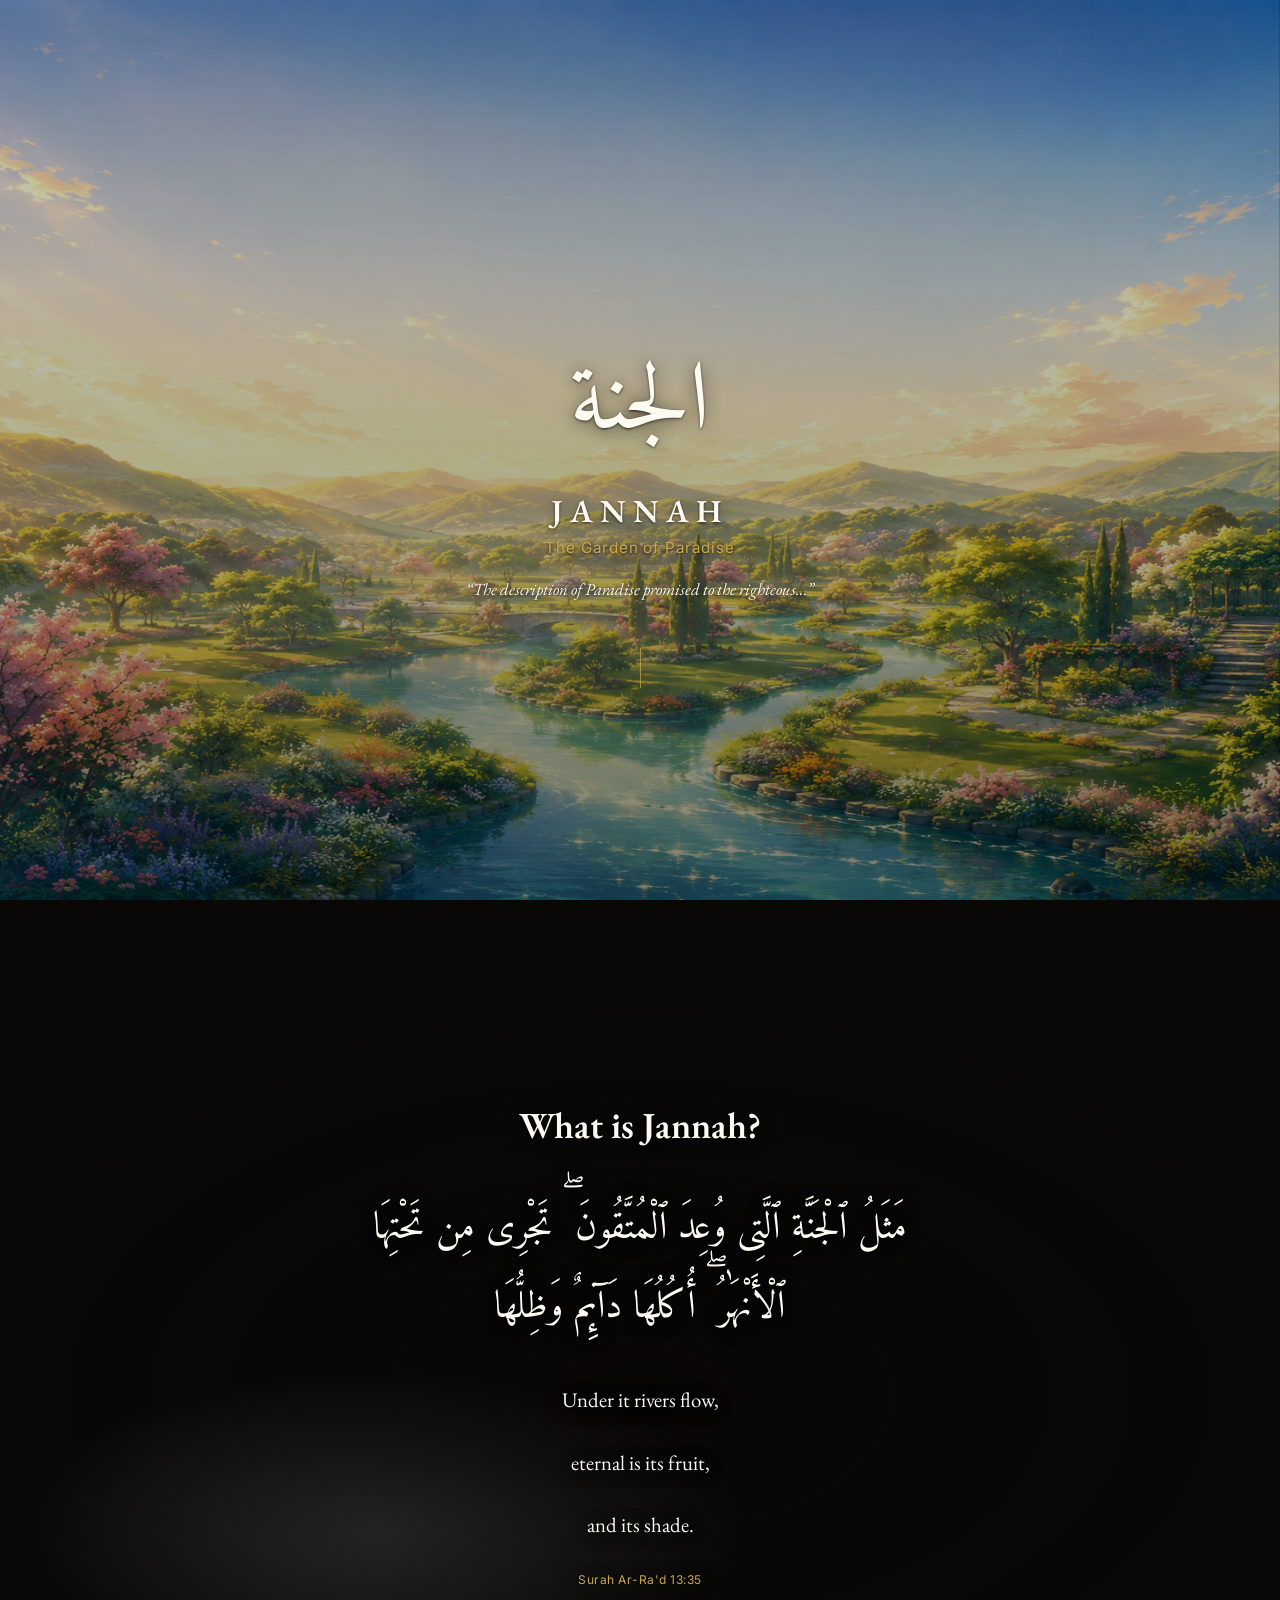
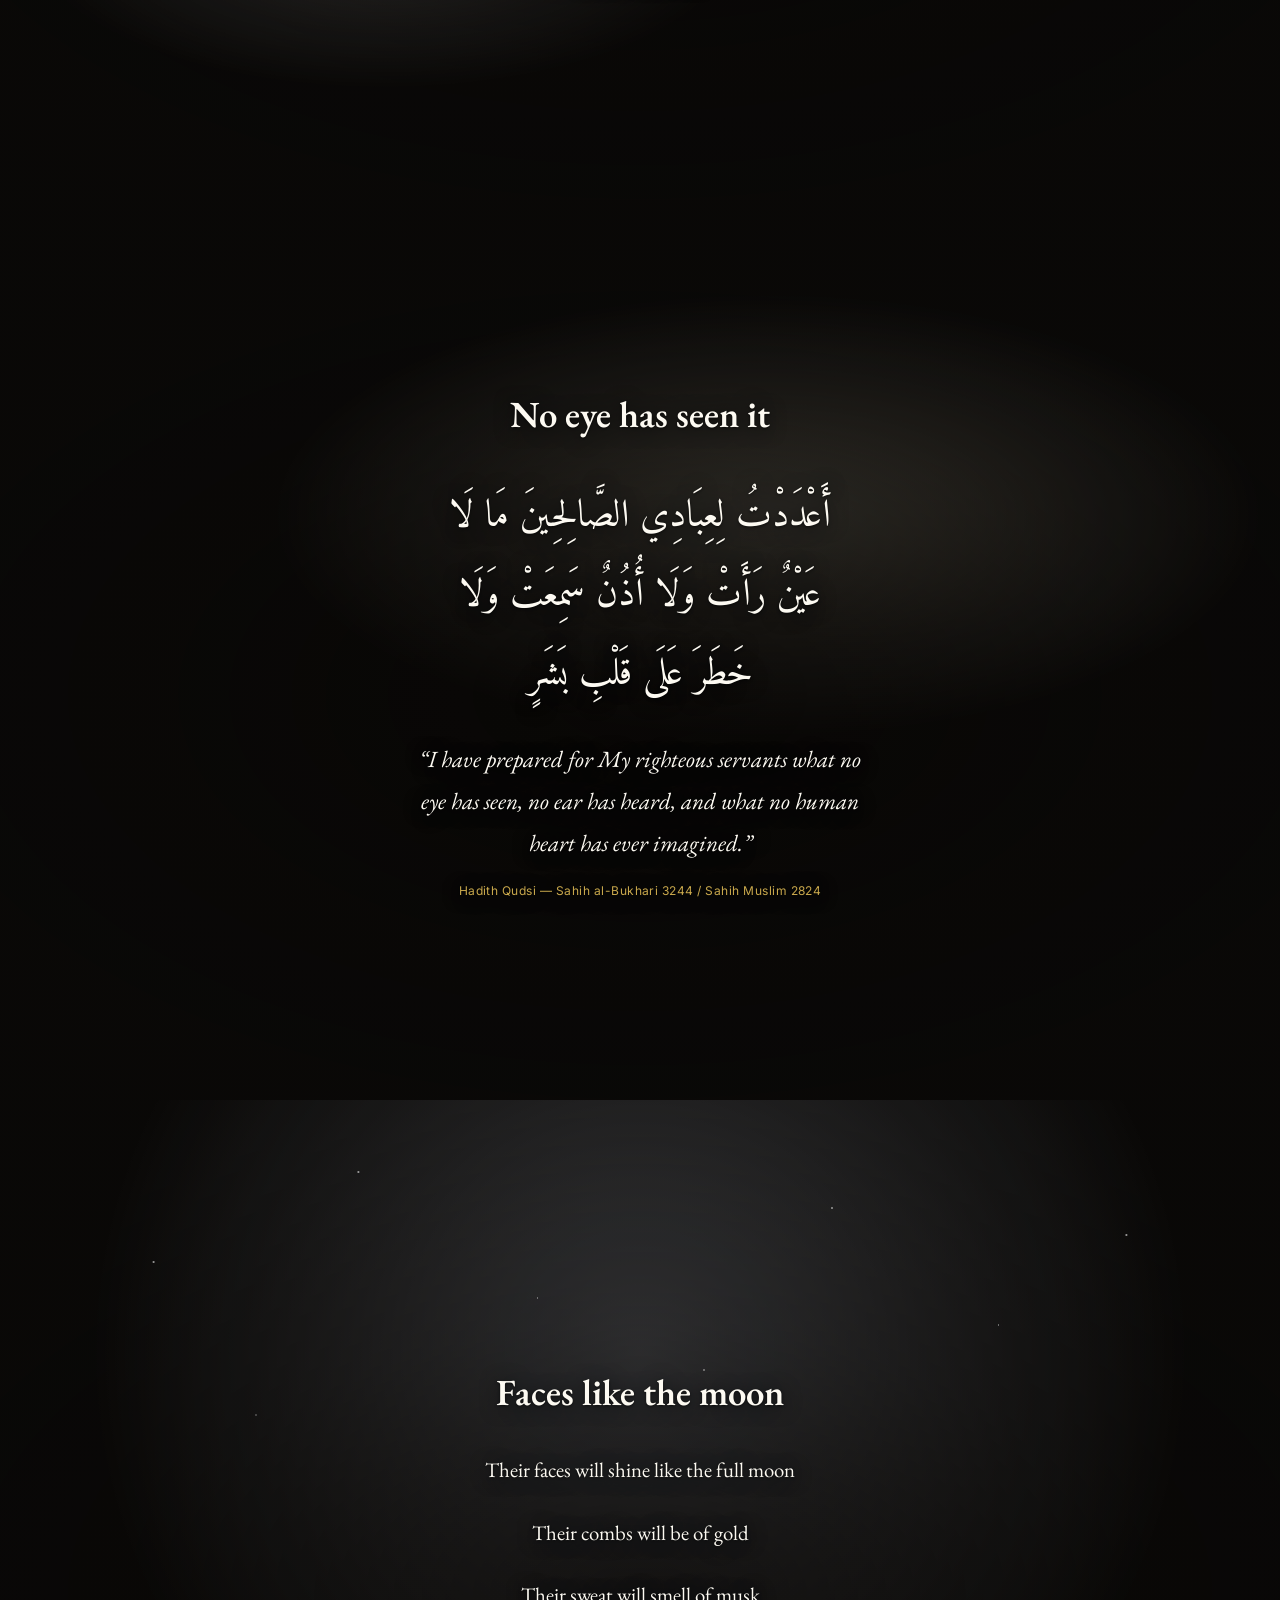
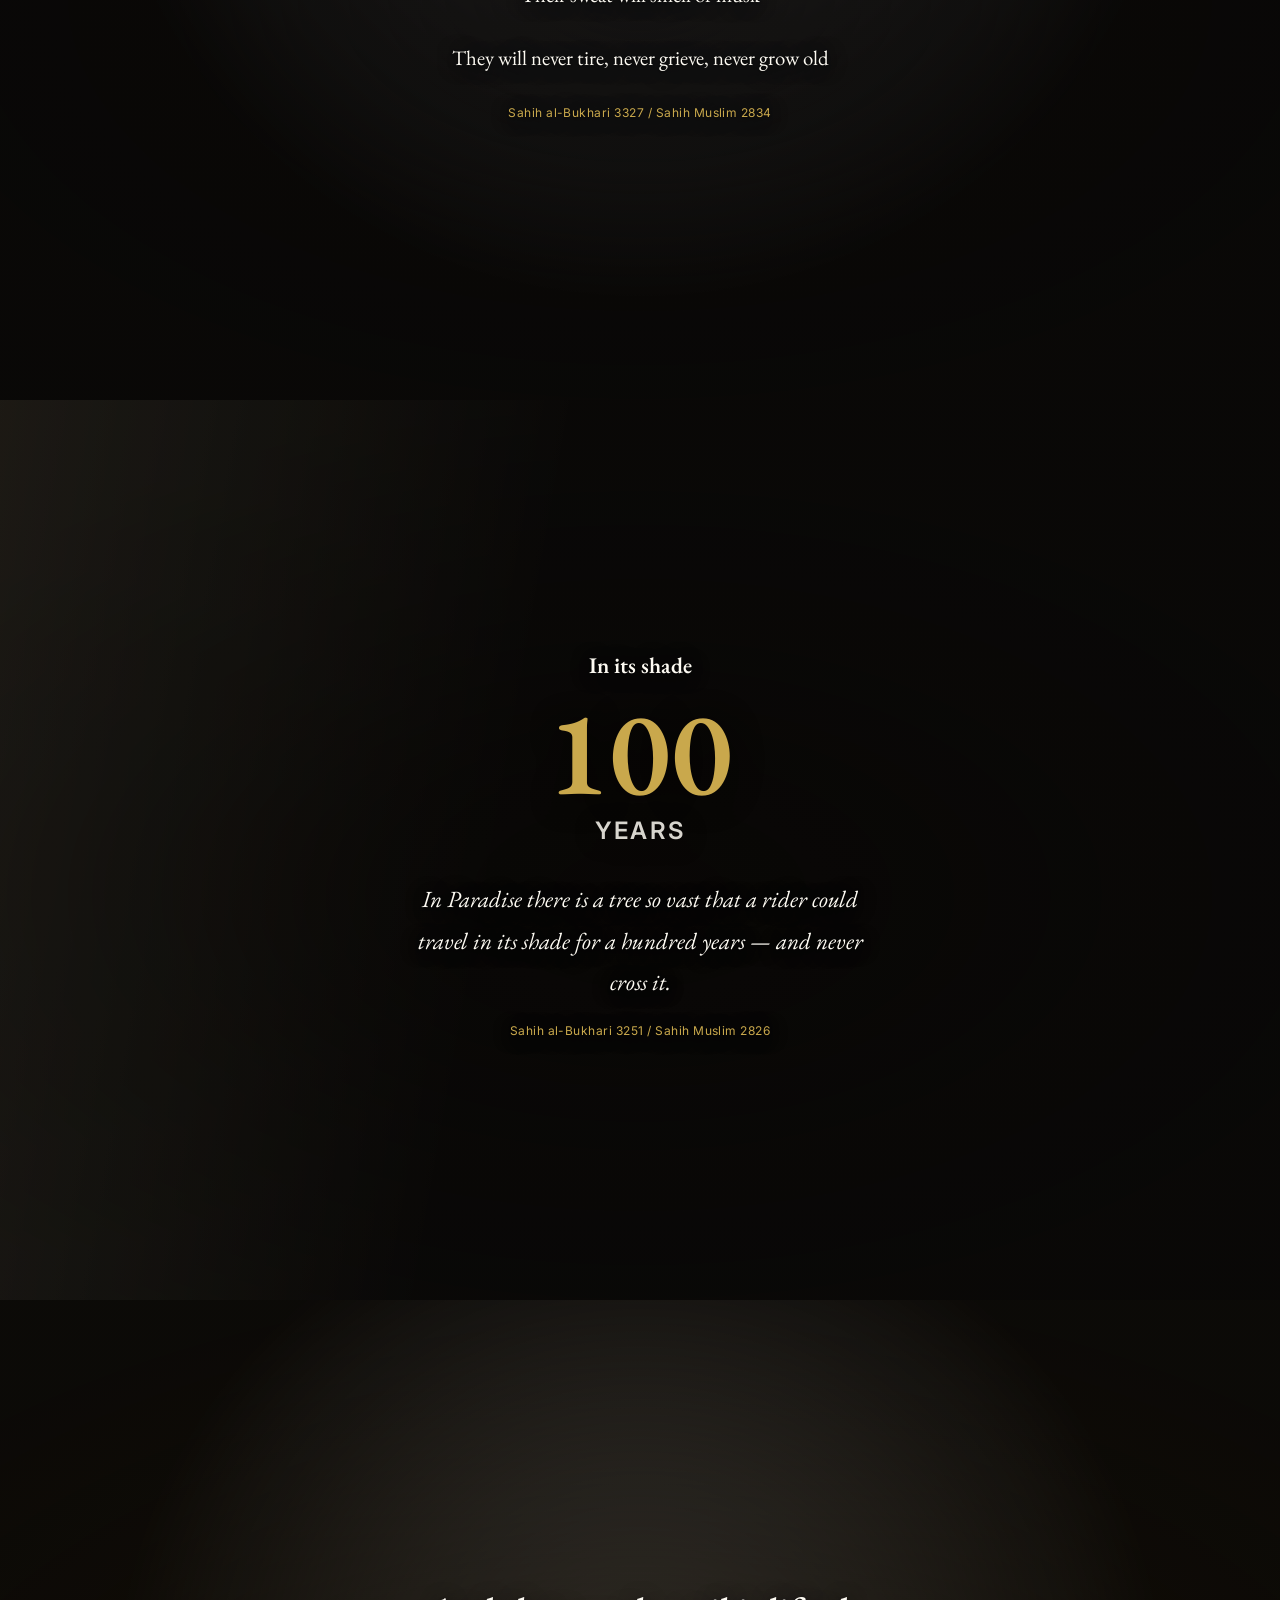
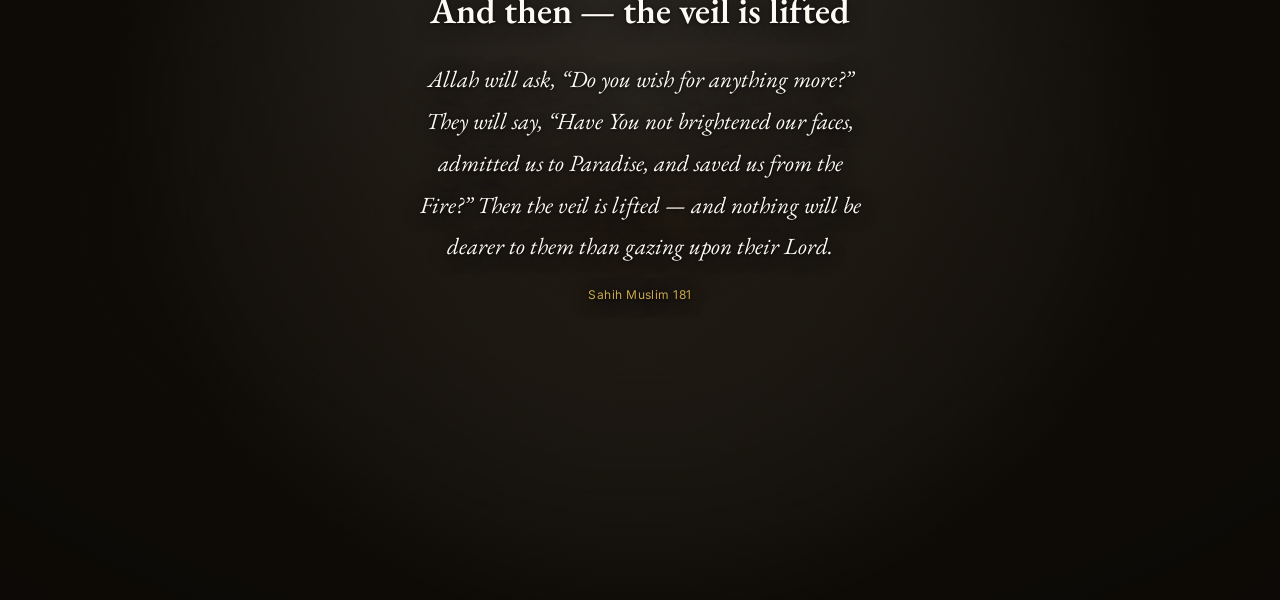
<file: index.html>
<!DOCTYPE html>
<html lang="en">
<head>
<meta charset="UTF-8">
<meta name="viewport" content="width=device-width, initial-scale=1.0, viewport-fit=cover">
<title>Jannah — The Garden of Paradise</title>
<link rel="preconnect" href="https://fonts.googleapis.com">
<link rel="preconnect" href="https://fonts.gstatic.com" crossorigin>
<link href="https://fonts.googleapis.com/css2?family=Amiri+Quran&family=Amiri:wght@400;700&family=EB+Garamond:ital,wght@0,400;0,500;0,600;1,400&family=Inter:wght@400;500&display=swap" rel="stylesheet">
<link rel="stylesheet" href="style.css">
</head>
<body>

<!-- HERO -->
<section class="scene hero" id="scene-hero">
  <div class="bg-sticky">
    <img class="bg-img kb-1" src="scene-1-1-garden.png" alt="" aria-hidden="true">
  </div>
  <div class="ambient amb-1" aria-hidden="true"></div>
  <div class="scrim scrim-soft" aria-hidden="true"></div>
  <div class="content hero-content">
    <p class="ar hero-ar reveal" data-reveal>الجنة</p>
    <h1 class="hero-title reveal" data-reveal>JANNAH</h1>
    <p class="hero-subtitle reveal" data-reveal>The Garden of Paradise</p>
    <p class="hero-teaser reveal" data-reveal>&ldquo;The description of Paradise promised to the righteous&hellip;&rdquo;</p>
    <div class="scroll-cue reveal" data-reveal aria-hidden="true"><span></span></div>
  </div>
</section>

<!-- SCENE 1.1 — THE PROMISE -->
<section class="scene depth" id="scene-1-1" data-scene="1.1">
  <div class="bg-sticky">
    <img class="bg-img kb-1" src="scene-1-1-garden.png" alt="" aria-hidden="true">
  </div>
  <div class="ambient amb-1" aria-hidden="true"></div>
  <div class="scrim scrim-medium" aria-hidden="true"></div>
  <div class="content">
    <h2 class="headline reveal" data-reveal>What is Jannah?</h2>
    <p class="ar reveal" data-reveal dir="rtl">مَثَلُ ٱلْجَنَّةِ ٱلَّتِى وُعِدَ ٱلْمُتَّقُونَ ۖ تَجْرِى مِن تَحْتِهَا ٱلْأَنْهَٰرُ ۖ أُكُلُهَا دَآئِمٌ وَظِلُّهَا</p>
    <div class="beats">
      <p class="en beat reveal" data-reveal>Under it rivers flow,</p>
      <p class="en beat reveal" data-reveal>eternal is its fruit,</p>
      <p class="en beat reveal" data-reveal>and its shade.</p>
    </div>
    <p class="caption reveal" data-reveal>Surah Ar-Ra'd 13:35</p>
  </div>
</section>

<!-- SCENE 1.2 — NO EYE HAS SEEN IT -->
<section class="scene" id="scene-1-2" data-scene="1.2">
  <div class="bg-sticky">
    <img class="bg-img kb-2" src="scene-1-2-unseen.png" alt="" aria-hidden="true">
  </div>
  <div class="ambient amb-2" aria-hidden="true"></div>
  <div class="scrim scrim-medium" aria-hidden="true"></div>
  <div class="content narrow">
    <h2 class="headline reveal" data-reveal>No eye has seen it</h2>
    <p class="ar reveal" data-reveal dir="rtl">أَعْدَدْتُ لِعِبَادِي الصَّالِحِينَ مَا لَا عَيْنٌ رَأَتْ وَلَا أُذُنٌ سَمِعَتْ وَلَا خَطَرَ عَلَى قَلْبِ بَشَرٍ</p>
    <p class="en lone reveal" data-reveal>&ldquo;I have prepared for My righteous servants what no eye has seen, no ear has heard, and what no human heart has ever imagined.&rdquo;</p>
    <p class="caption reveal" data-reveal>Hadith Qudsi — Sahih al-Bukhari 3244 / Sahih Muslim 2824</p>
  </div>
</section>

<!-- SCENE 1.3 — FACES LIKE THE MOON -->
<section class="scene" id="scene-1-3" data-scene="1.3">
  <div class="bg-sticky">
    <img class="bg-img kb-3" src="scene-1-3-moon.png" alt="" aria-hidden="true">
  </div>
  <div class="ambient amb-3" aria-hidden="true"></div>
  <div class="stars" aria-hidden="true"></div>
  <div class="scrim scrim-medium" aria-hidden="true"></div>
  <div class="content">
    <h2 class="headline reveal" data-reveal>Faces like the moon</h2>
    <div class="beats">
      <p class="en beat reveal" data-reveal>Their faces will shine like the full moon</p>
      <p class="en beat reveal" data-reveal>Their combs will be of gold</p>
      <p class="en beat reveal" data-reveal>Their sweat will smell of musk</p>
      <p class="en beat reveal" data-reveal>They will never tire, never grieve, never grow old</p>
    </div>
    <p class="caption reveal" data-reveal>Sahih al-Bukhari 3327 / Sahih Muslim 2834</p>
  </div>
</section>

<!-- SCENE 1.4 — IN ITS SHADE -->
<section class="scene depth" id="scene-1-4" data-scene="1.4">
  <div class="bg-sticky">
    <img class="bg-img kb-4" src="scene-1-4-tree.png" alt="" aria-hidden="true">
  </div>
  <div class="ambient amb-4" aria-hidden="true"></div>
  <div class="scrim scrim-medium" aria-hidden="true"></div>
  <div class="content narrow">
    <h2 class="headline small reveal" data-reveal>In its shade</h2>
    <p class="big-number reveal" data-reveal>100<span class="unit">years</span></p>
    <p class="en lone reveal" data-reveal>In Paradise there is a tree so vast that a rider could travel in its shade for a hundred years — and never cross it.</p>
    <p class="caption reveal" data-reveal>Sahih al-Bukhari 3251 / Sahih Muslim 2826</p>
  </div>
</section>

<!-- SCENE 1.5 — THE VEIL IS LIFTED -->
<section class="scene" id="scene-1-5" data-scene="1.5">
  <div class="bg-sticky">
    <img class="bg-img kb-5" src="scene-1-5-light.png" alt="" aria-hidden="true">
  </div>
  <div class="ambient amb-5" aria-hidden="true"></div>
  <div class="scrim scrim-strong" aria-hidden="true"></div>
  <div class="content narrow">
    <h2 class="headline reveal" data-reveal>And then — the veil is lifted</h2>
    <p class="en lone reveal" data-reveal>Allah will ask, &ldquo;Do you wish for anything more?&rdquo; They will say, &ldquo;Have You not brightened our faces, admitted us to Paradise, and saved us from the Fire?&rdquo; Then the veil is lifted — and nothing will be dearer to them than gazing upon their Lord.</p>
    <p class="caption reveal" data-reveal>Sahih Muslim 181</p>
  </div>
</section>

<script src="script.js"></script>
</body>
</html>
</file>
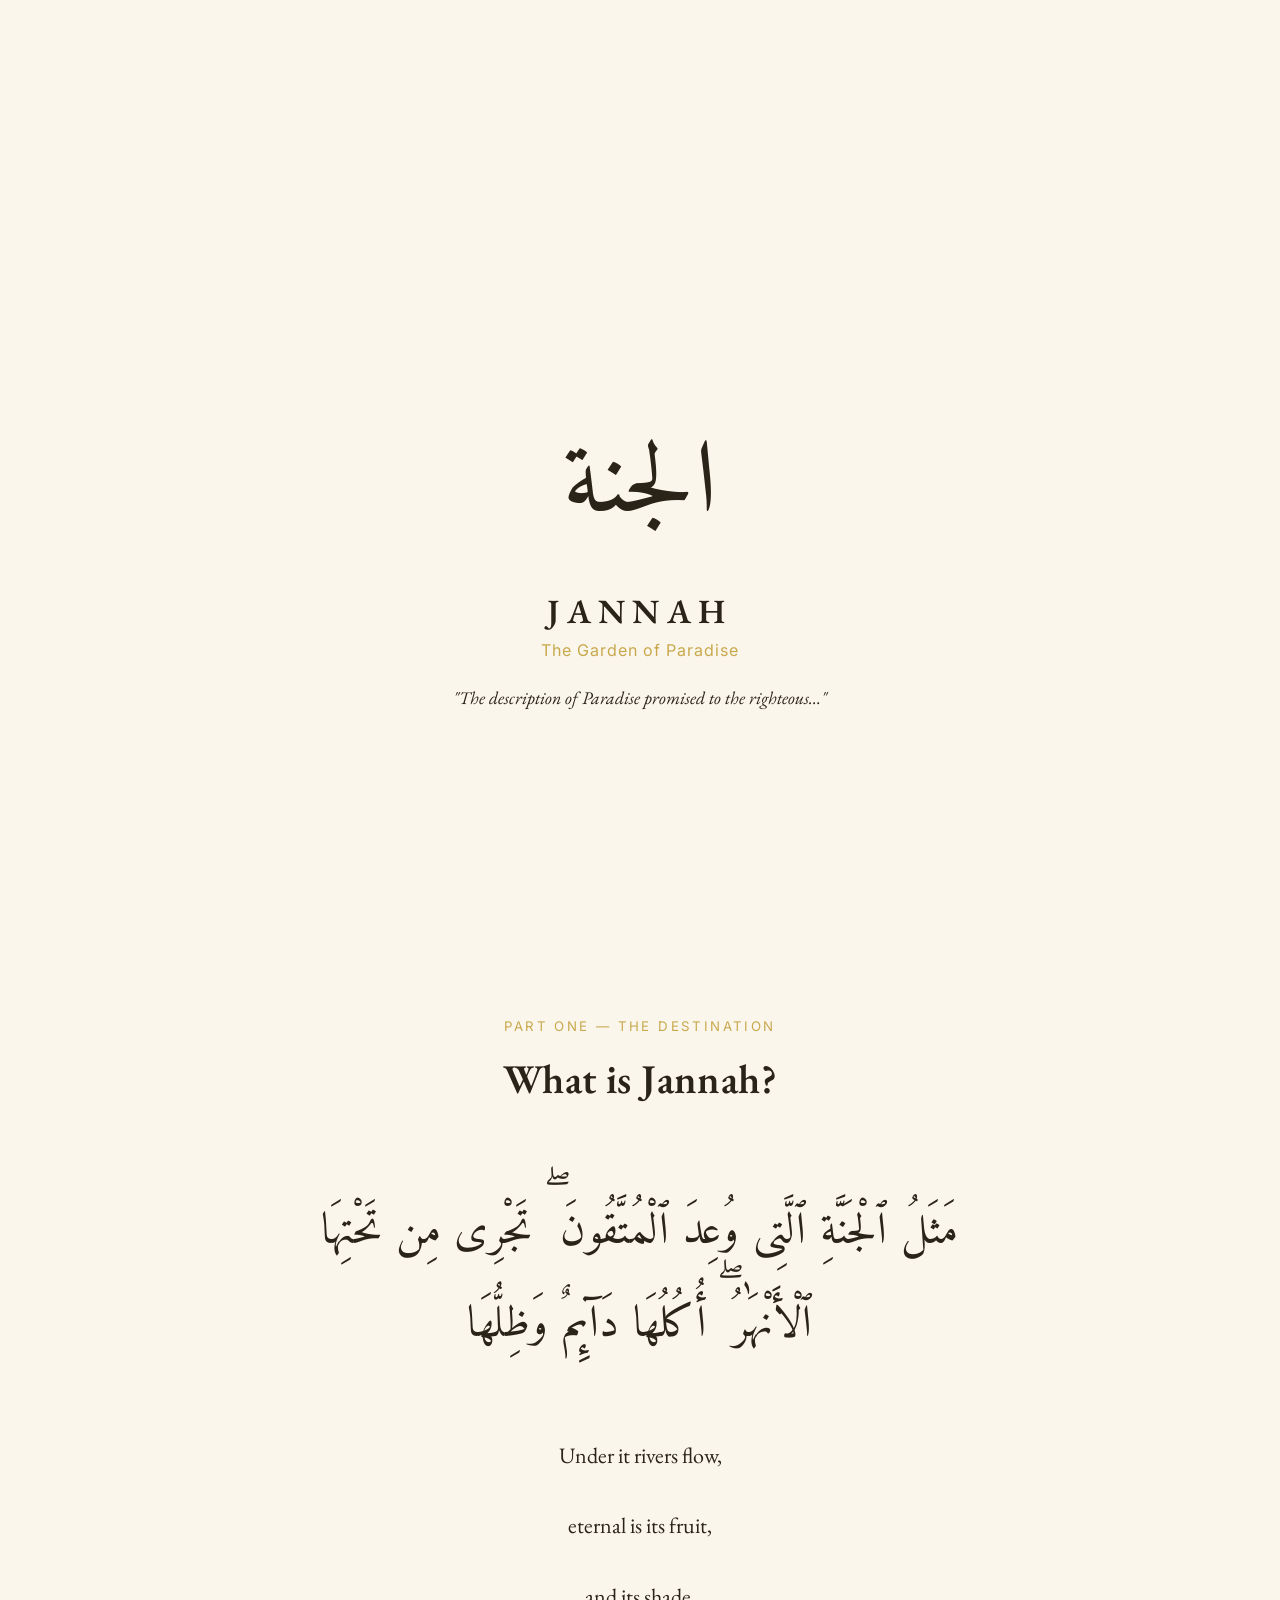
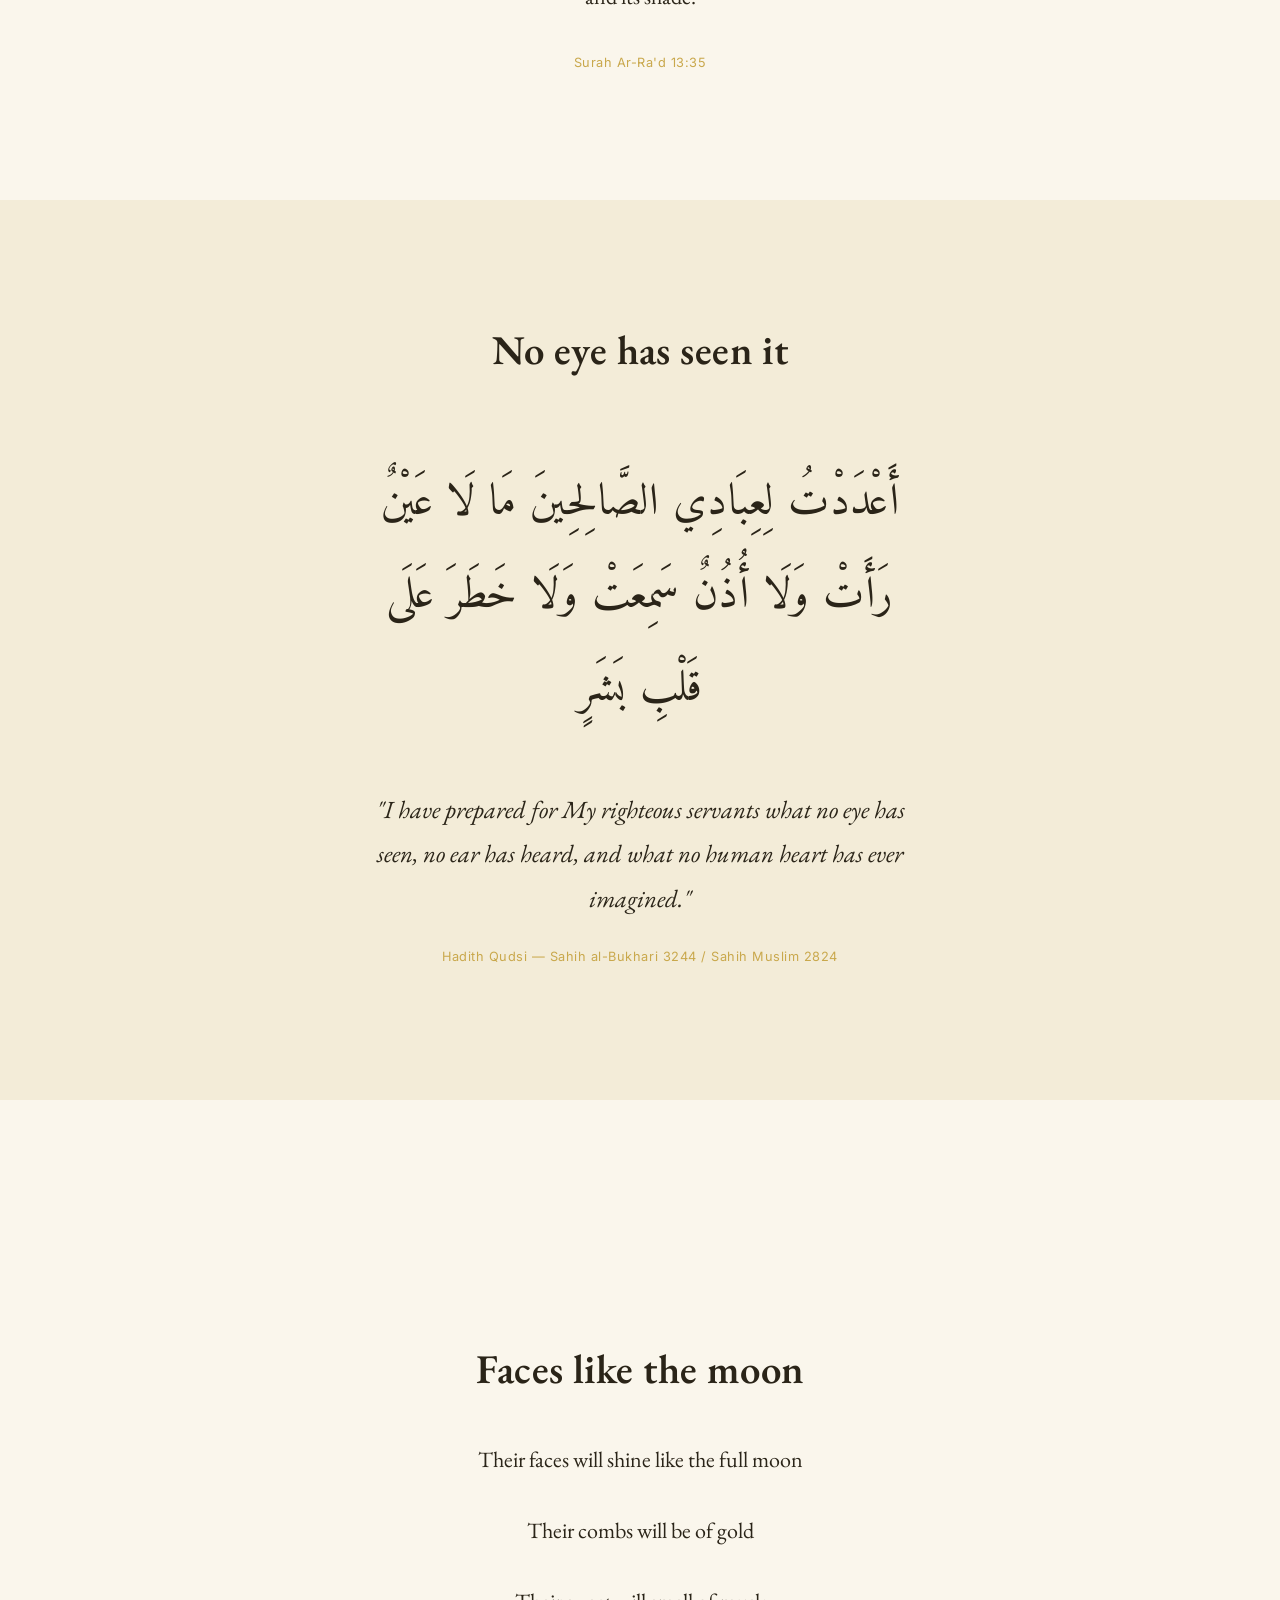
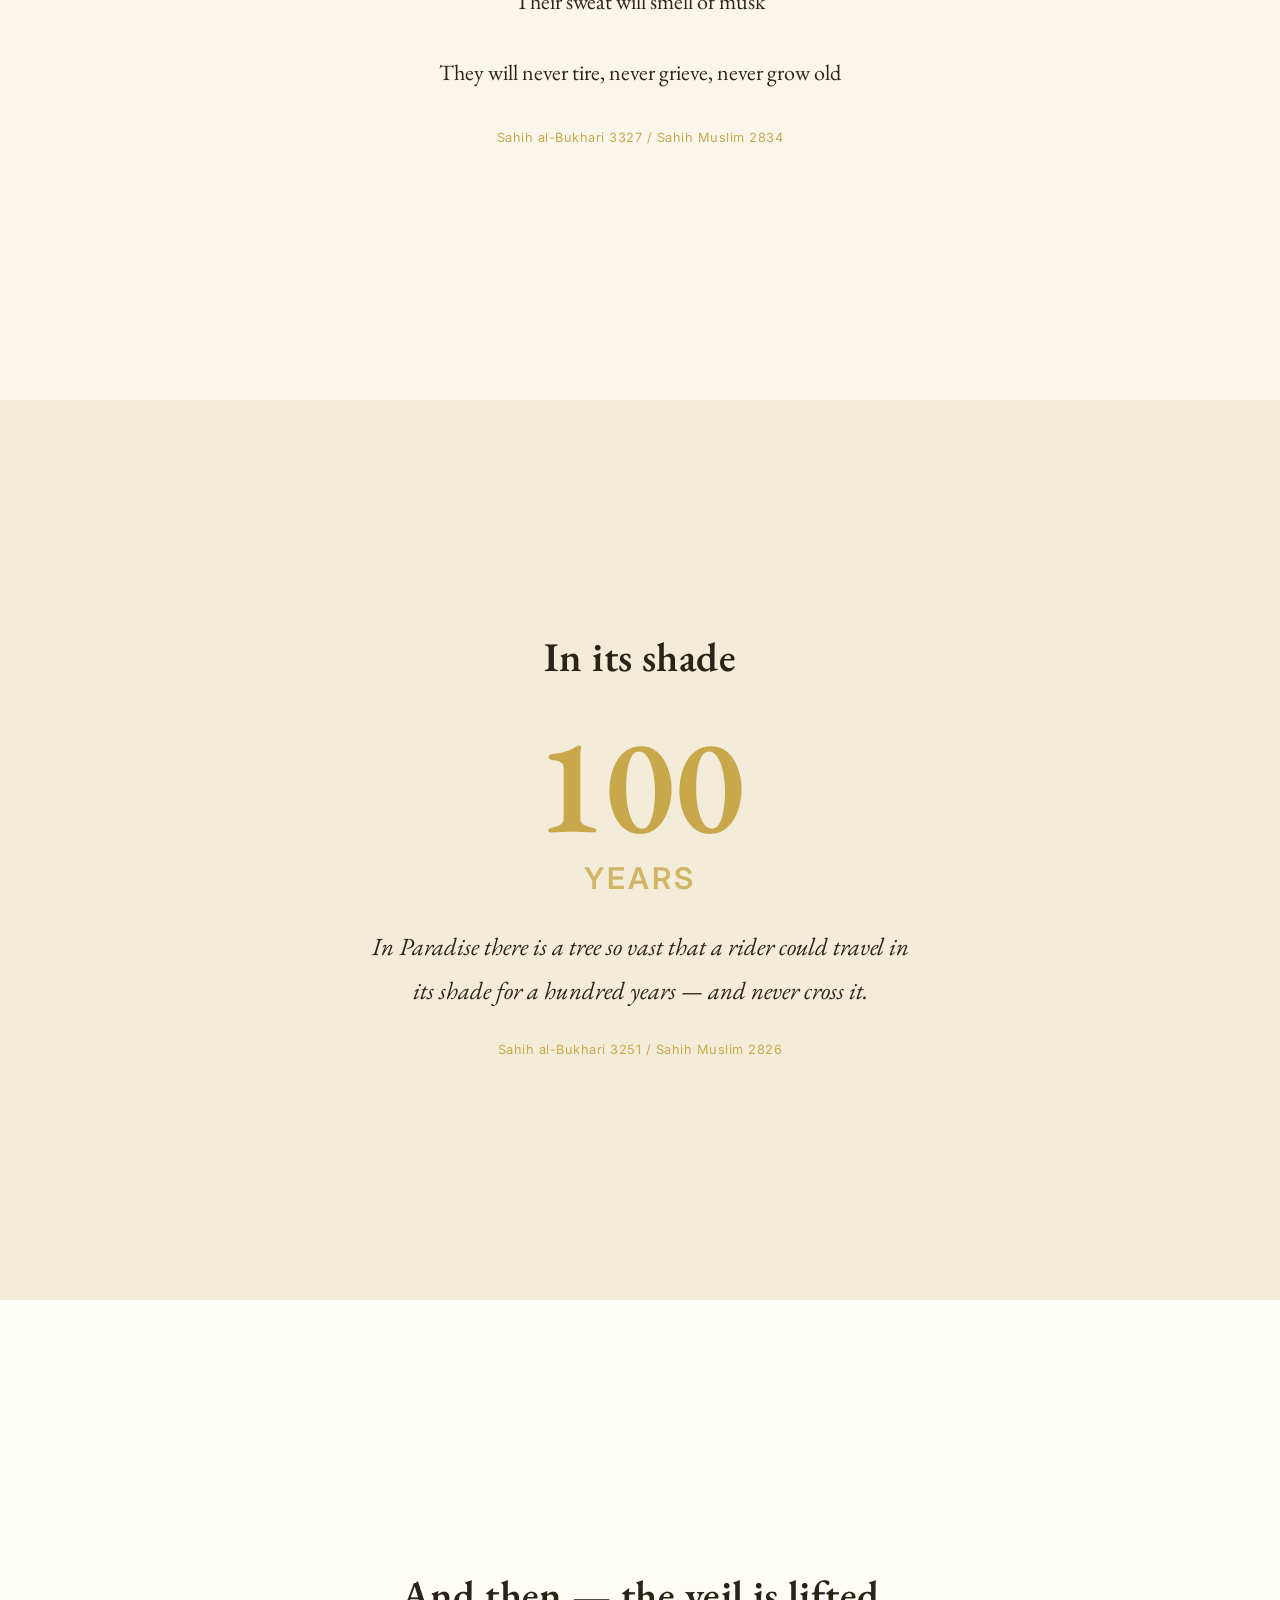
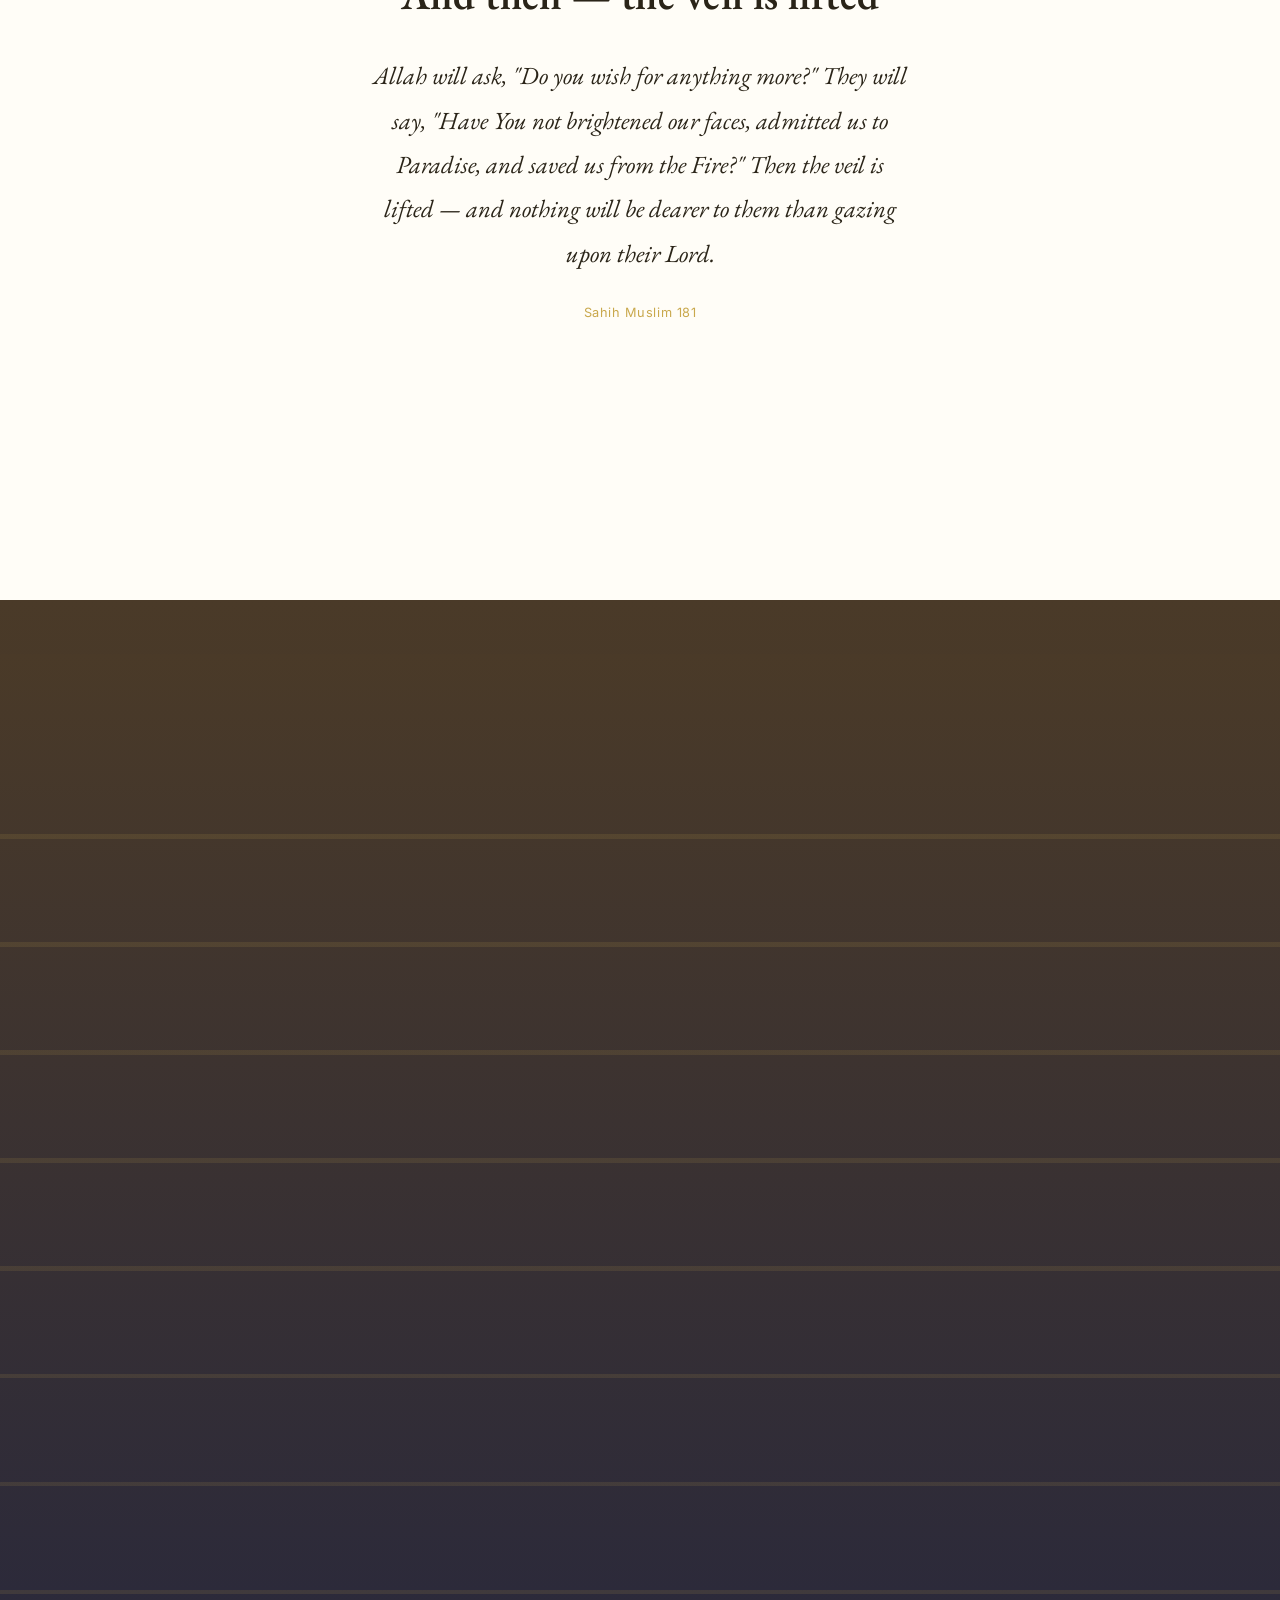
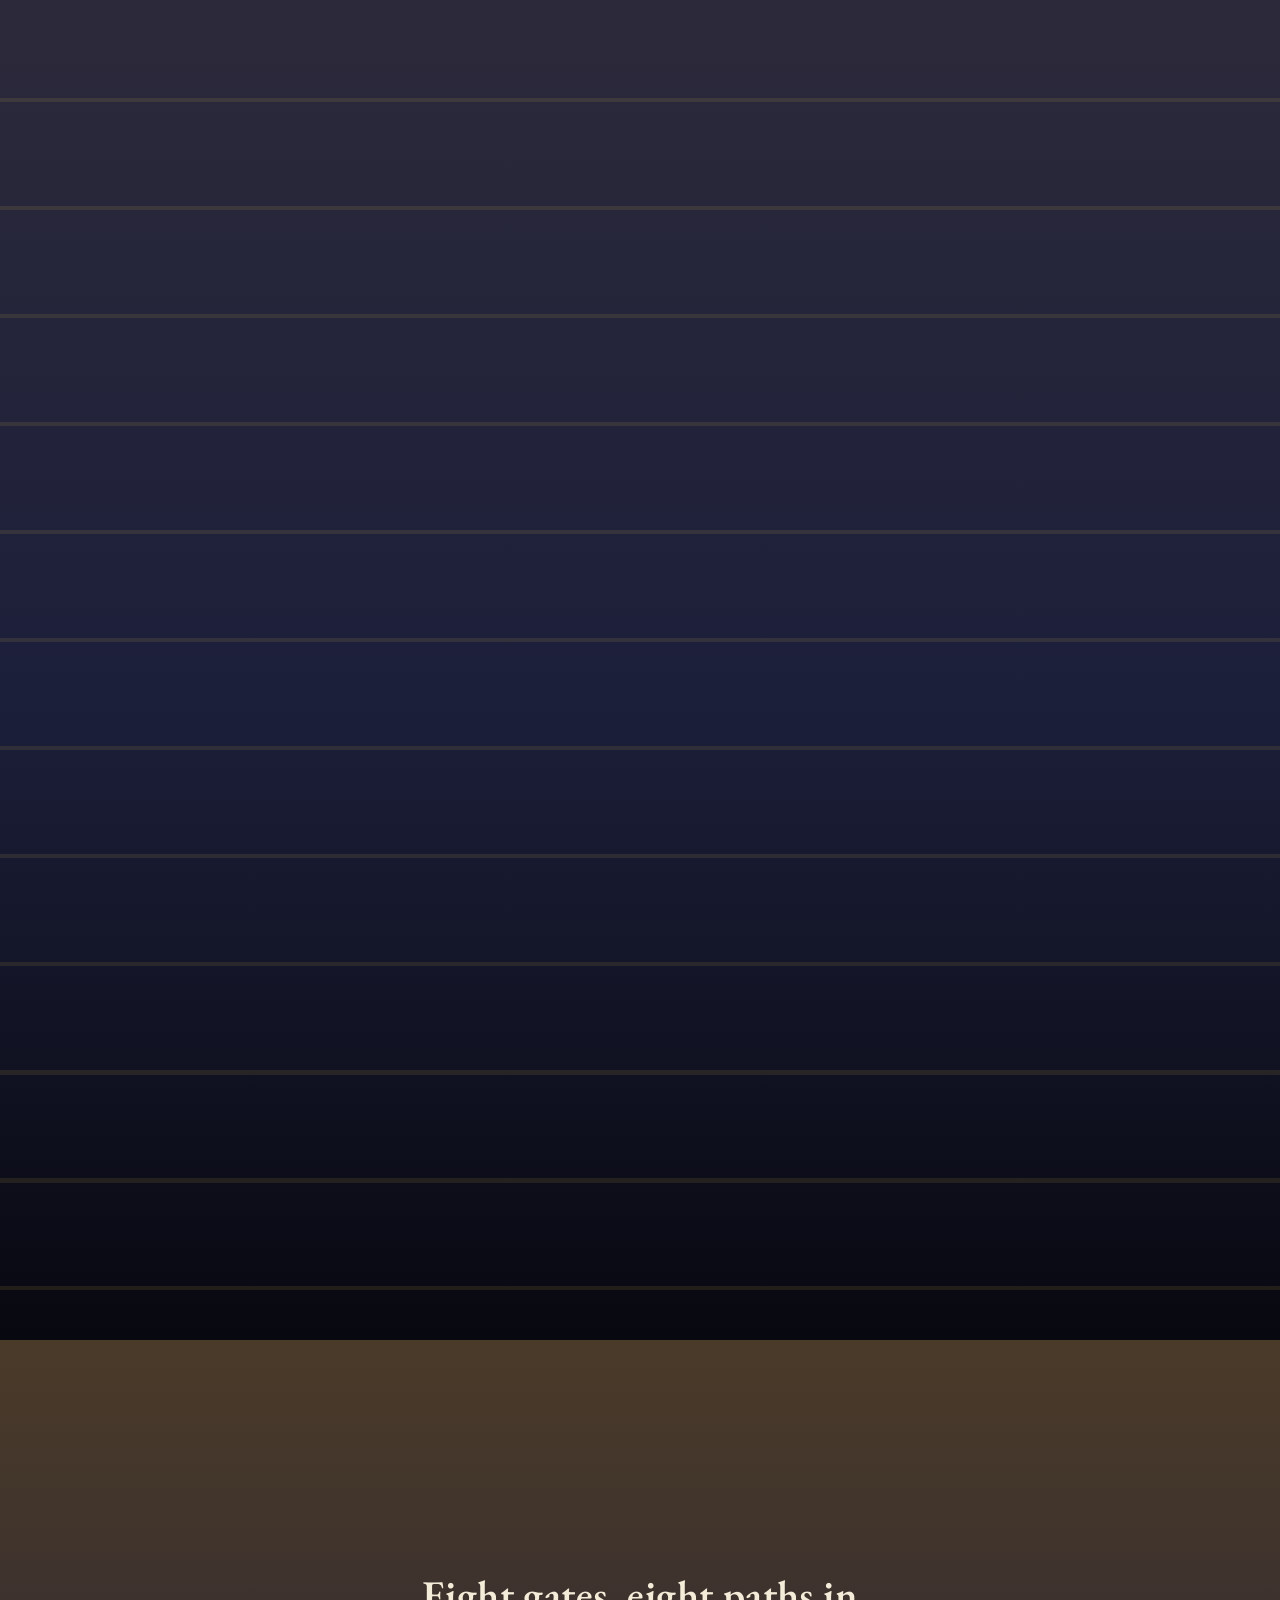
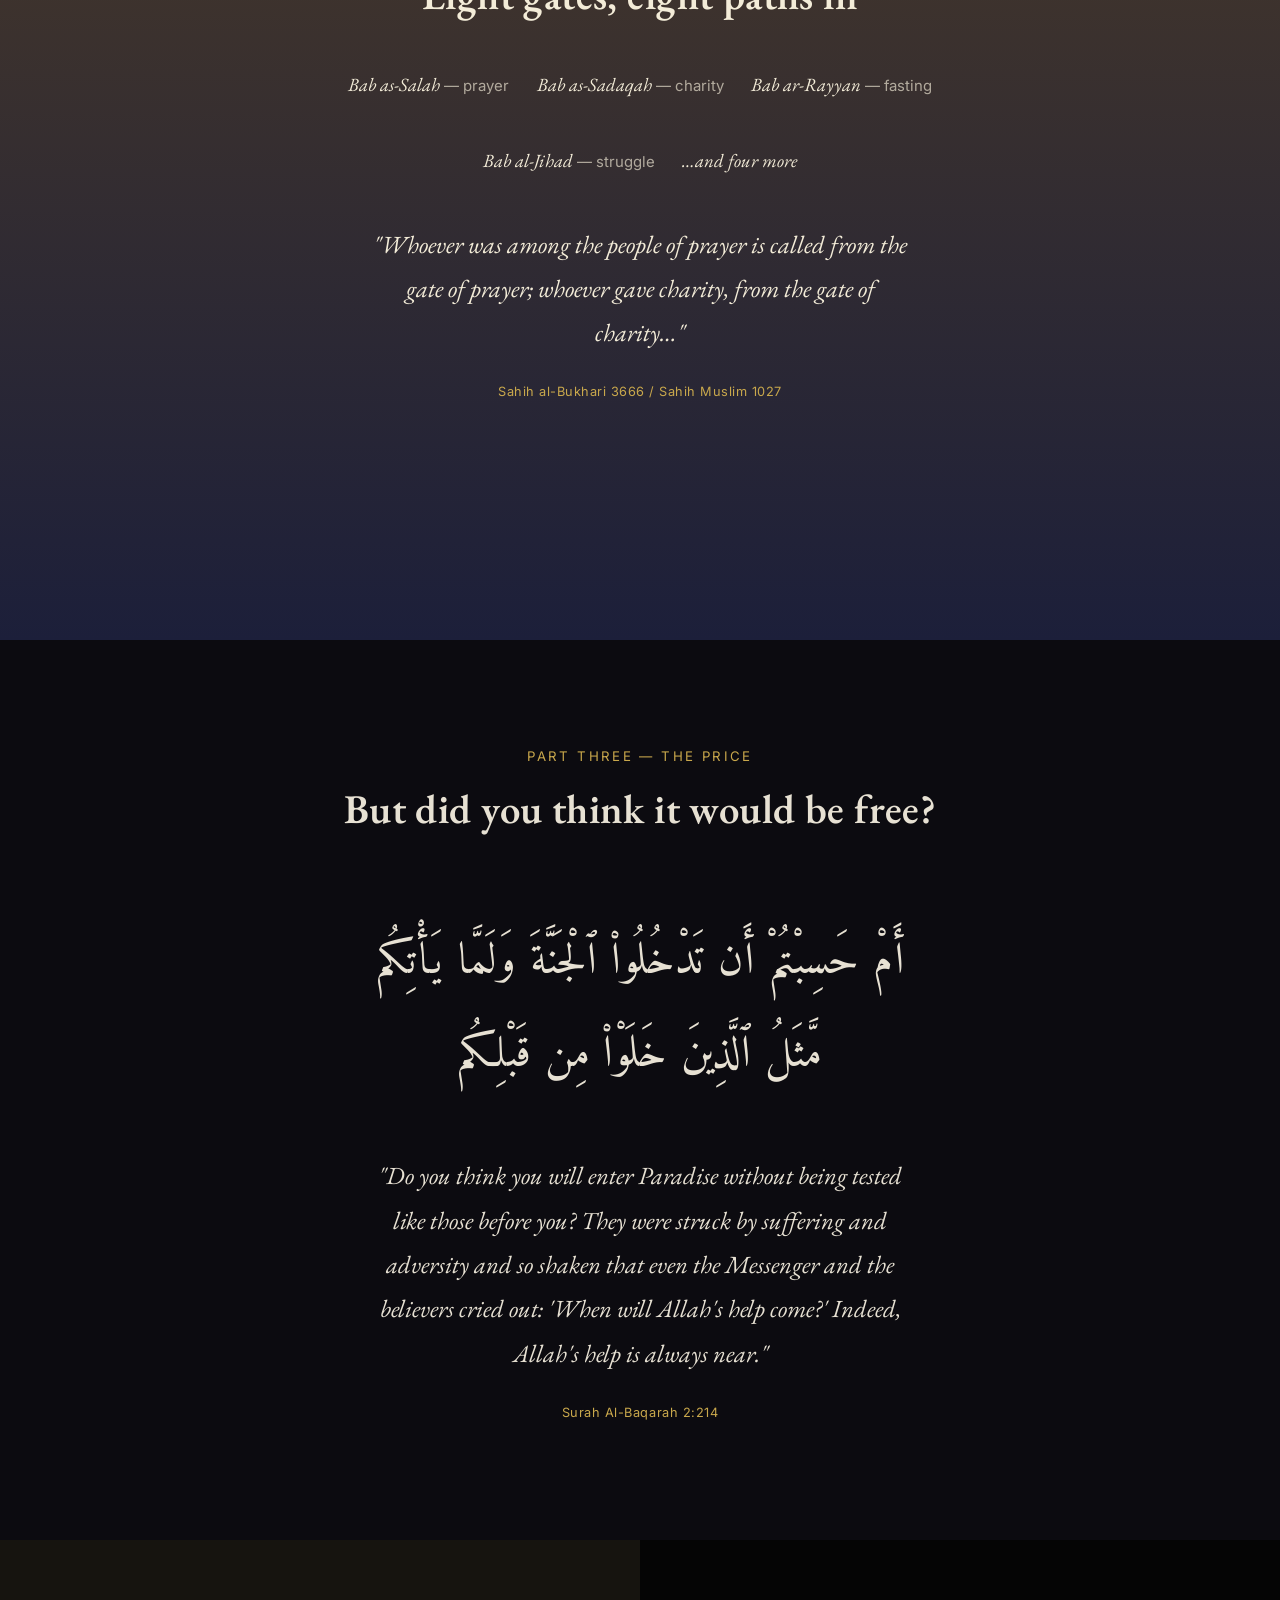
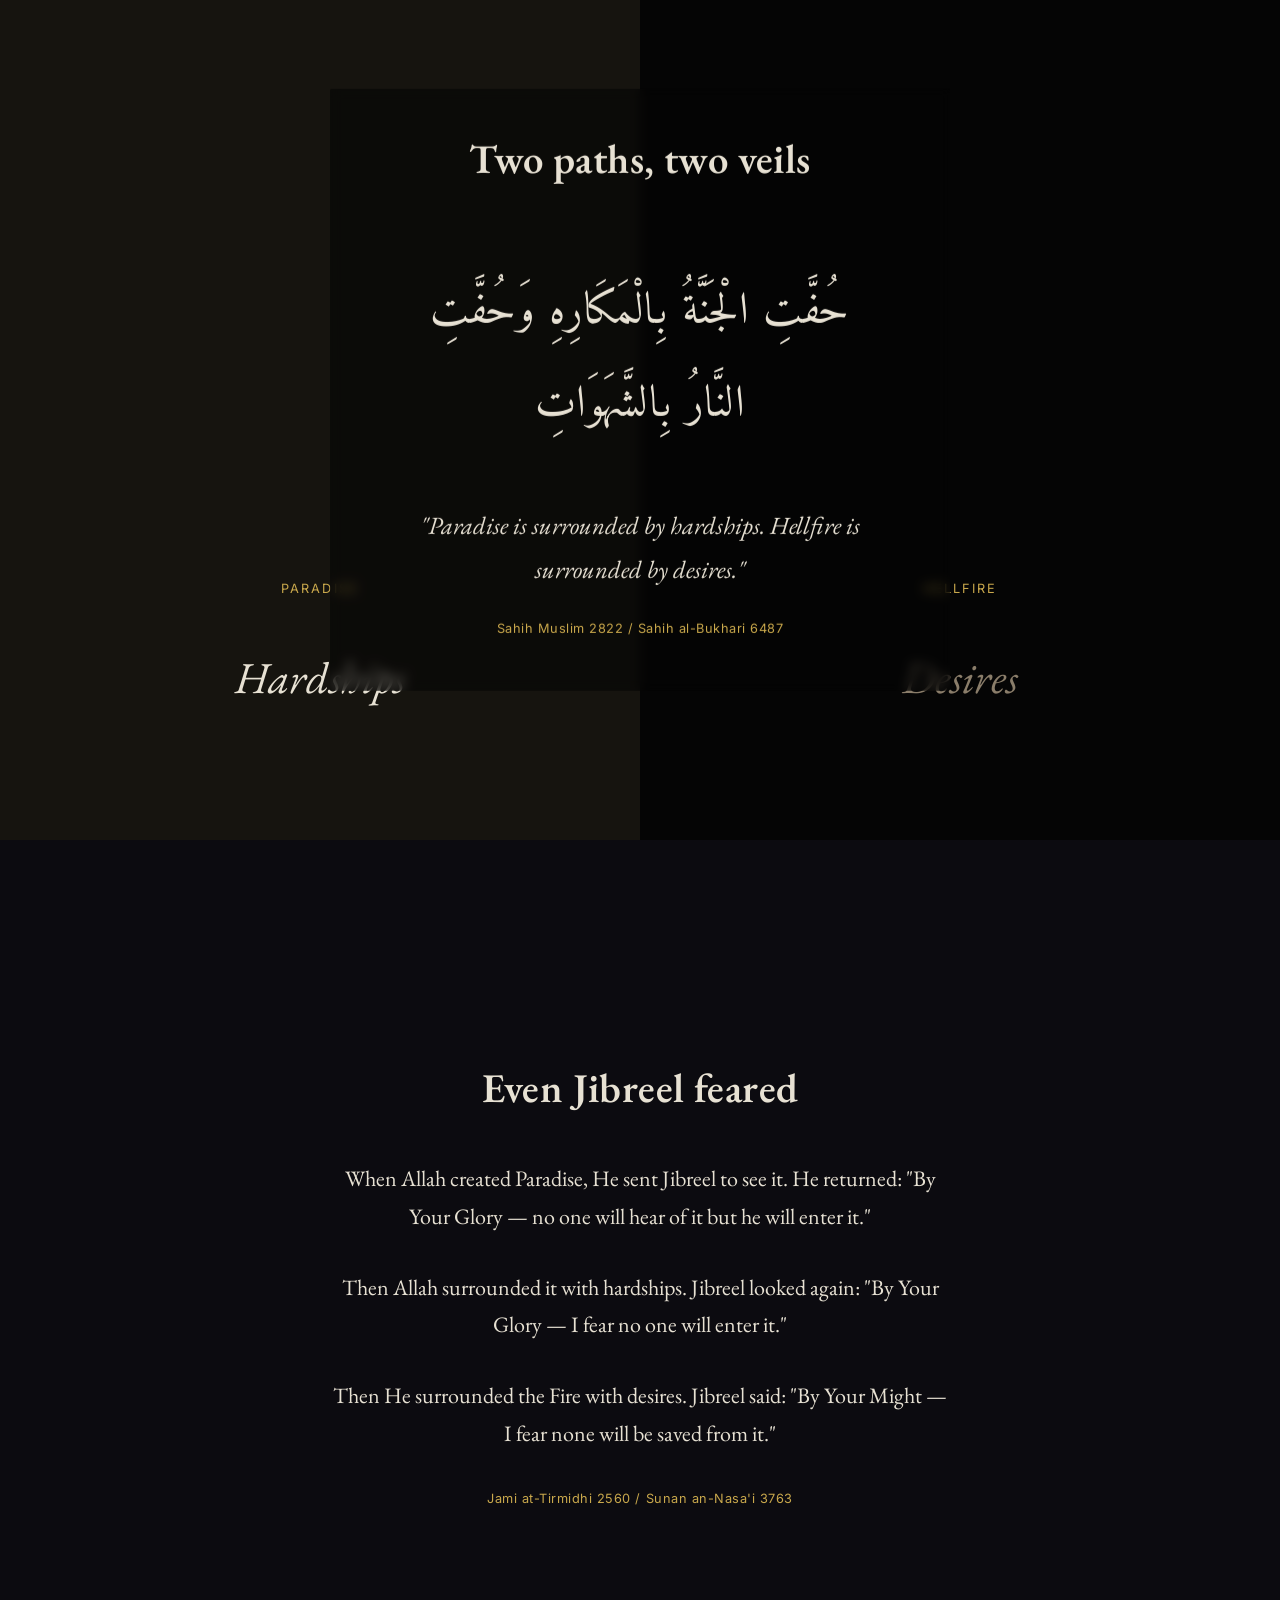
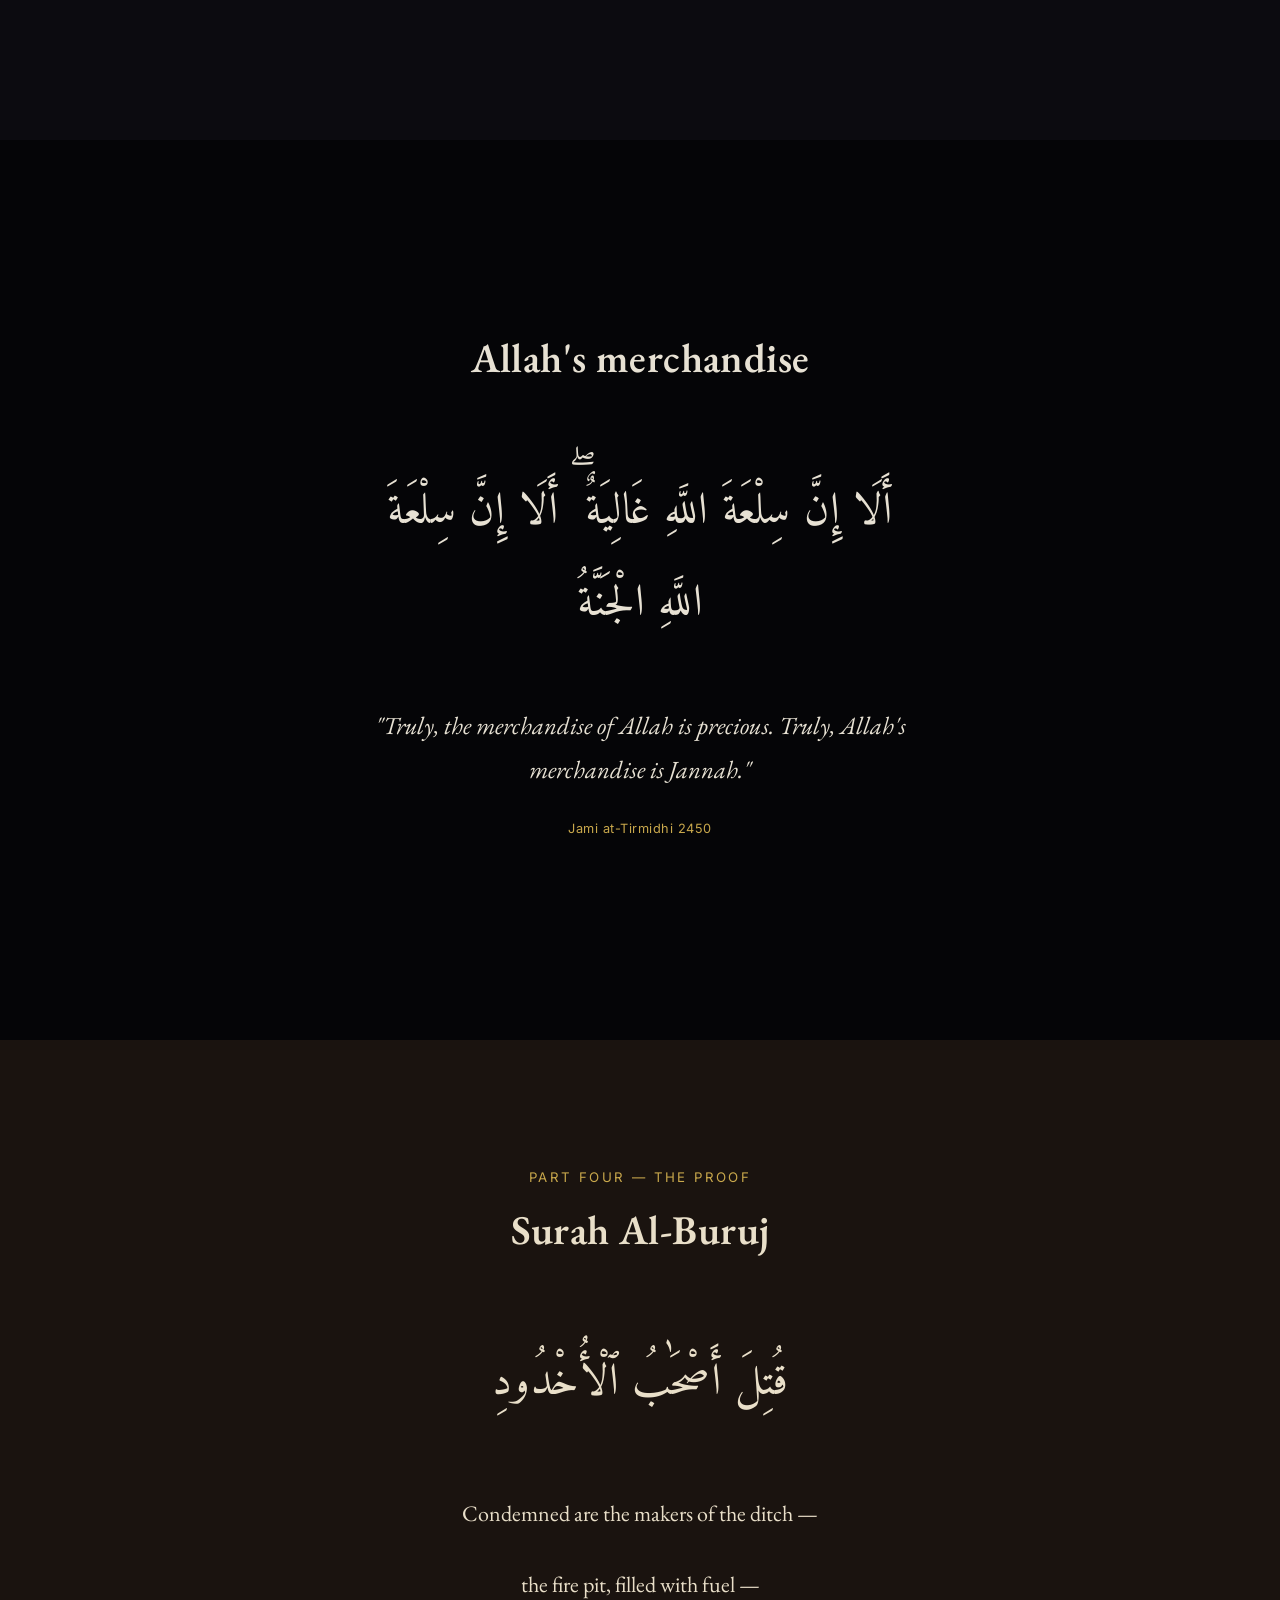
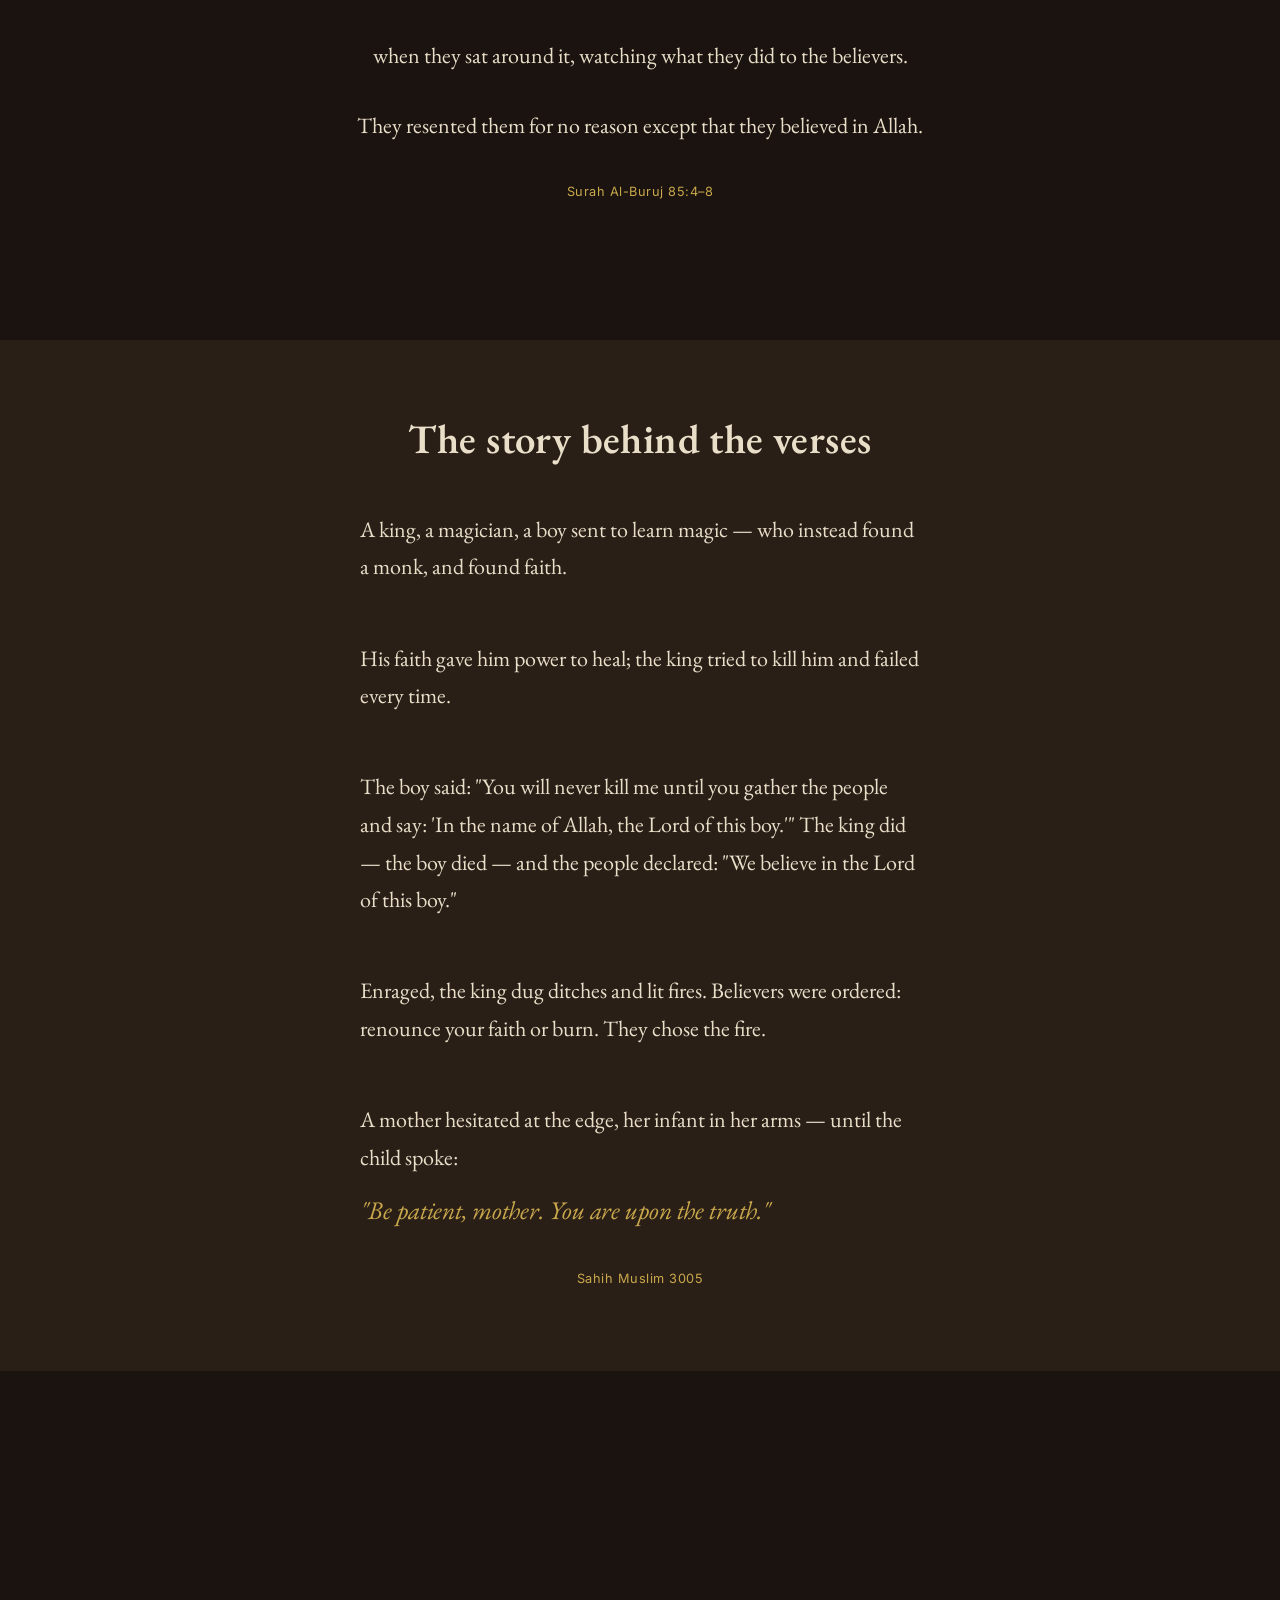
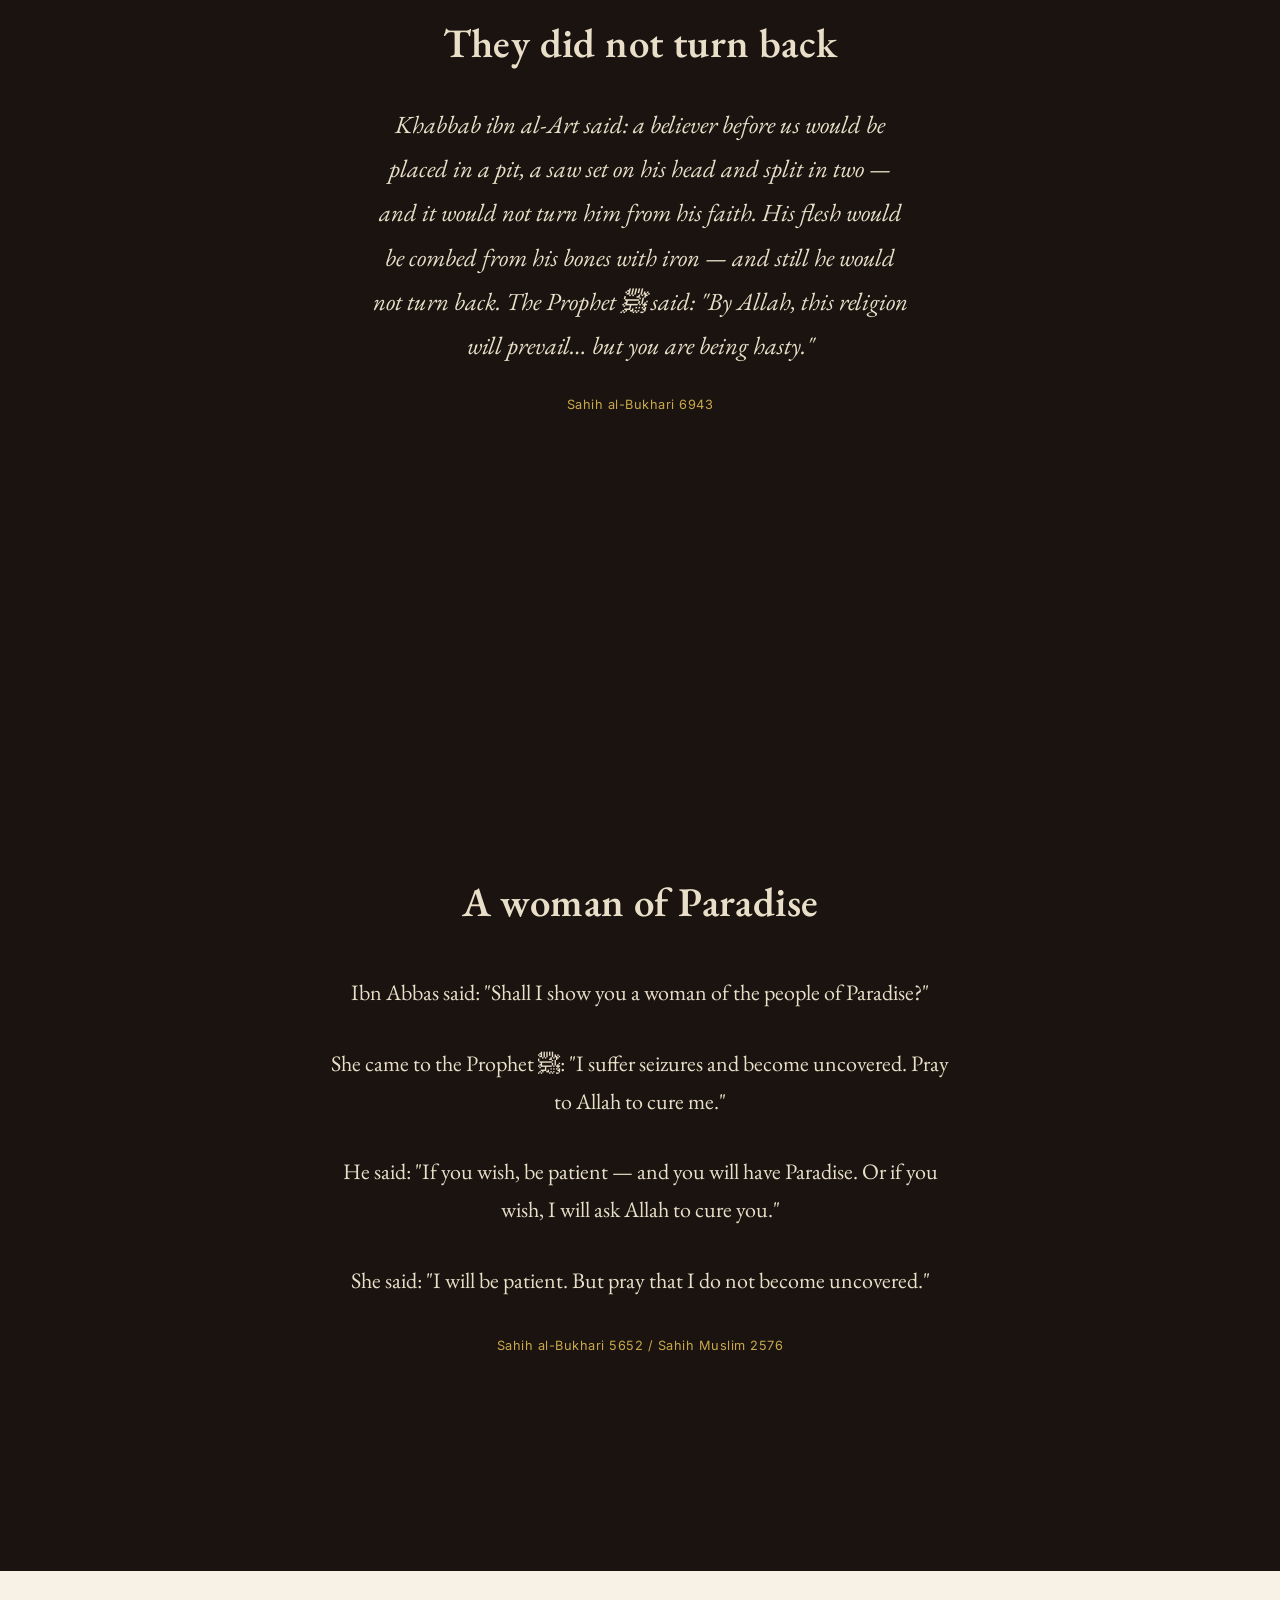
<file: jannah.html>
<!DOCTYPE html>
<html lang="en">
<head>
<meta charset="UTF-8">
<meta name="viewport" content="width=device-width, initial-scale=1.0">
<title>Jannah — The Garden of Paradise</title>
<link rel="preconnect" href="https://fonts.googleapis.com">
<link rel="preconnect" href="https://fonts.gstatic.com" crossorigin>
<link href="https://fonts.googleapis.com/css2?family=Amiri+Quran&family=Amiri:wght@400;700&family=EB+Garamond:ital,wght@0,400;0,500;0,600;1,400&family=Inter:wght@400;500&display=swap" rel="stylesheet">
<link rel="stylesheet" href="jannah.css">
</head>
<body>

<div class="progress" aria-hidden="true"><div class="progress-fill"></div></div>

<!-- SCENE 0 — HERO -->
<section class="scene hero" data-part="0">
  <div class="hero-inner">
    <p class="ar hero-ar reveal" data-reveal="fade-up">الجنة</p>
    <h1 class="hero-title reveal" data-reveal="fade-up">JANNAH</h1>
    <p class="hero-subtitle reveal" data-reveal="fade-up">The Garden of Paradise</p>
    <p class="hero-teaser reveal" data-reveal="fade-up">"The description of Paradise promised to the righteous&hellip;"</p>
  </div>
  <div class="scroll-cue reveal" data-reveal="fade-up" aria-hidden="true">
    <span></span>
  </div>
</section>

<!-- PART 1 — THE DESTINATION -->

<section class="scene" data-part="1" id="s1-1">
  <div class="scene-inner">
    <p class="kicker reveal" data-reveal="fade-up">Part One — The Destination</p>
    <h2 class="headline reveal" data-reveal="fade-up">What is Jannah?</h2>
    <p class="ar reveal" data-reveal="fade-up" dir="rtl">مَثَلُ ٱلْجَنَّةِ ٱلَّتِى وُعِدَ ٱلْمُتَّقُونَ ۖ تَجْرِى مِن تَحْتِهَا ٱلْأَنْهَٰرُ ۖ أُكُلُهَا دَآئِمٌ وَظِلُّهَا</p>
    <div class="beats">
      <p class="en beat reveal" data-reveal="fade-up">Under it rivers flow,</p>
      <p class="en beat reveal" data-reveal="fade-up">eternal is its fruit,</p>
      <p class="en beat reveal" data-reveal="fade-up">and its shade.</p>
    </div>
    <p class="caption reveal" data-reveal="fade-up">Surah Ar-Ra'd 13:35</p>
  </div>
</section>

<section class="scene scene-sparse" data-part="1" id="s1-2">
  <div class="scene-inner narrow">
    <h2 class="headline reveal" data-reveal="fade-up">No eye has seen it</h2>
    <p class="ar reveal" data-reveal="fade-up" dir="rtl">أَعْدَدْتُ لِعِبَادِي الصَّالِحِينَ مَا لَا عَيْنٌ رَأَتْ وَلَا أُذُنٌ سَمِعَتْ وَلَا خَطَرَ عَلَى قَلْبِ بَشَرٍ</p>
    <p class="en lone reveal" data-reveal="fade-up">"I have prepared for My righteous servants what no eye has seen, no ear has heard, and what no human heart has ever imagined."</p>
    <p class="caption reveal" data-reveal="fade-up">Hadith Qudsi — Sahih al-Bukhari 3244 / Sahih Muslim 2824</p>
  </div>
</section>

<section class="scene" data-part="1" id="s1-3">
  <div class="scene-inner">
    <h2 class="headline reveal" data-reveal="fade-up">Faces like the moon</h2>
    <div class="beats">
      <p class="en beat reveal" data-reveal="fade-up">Their faces will shine like the full moon</p>
      <p class="en beat reveal" data-reveal="fade-up">Their combs will be of gold</p>
      <p class="en beat reveal" data-reveal="fade-up">Their sweat will smell of musk</p>
      <p class="en beat reveal" data-reveal="fade-up">They will never tire, never grieve, never grow old</p>
    </div>
    <p class="caption reveal" data-reveal="fade-up">Sahih al-Bukhari 3327 / Sahih Muslim 2834</p>
  </div>
</section>

<section class="scene scene-number" data-part="1" id="s1-4">
  <div class="scene-inner narrow">
    <h2 class="headline reveal" data-reveal="fade-up">In its shade</h2>
    <p class="big-number reveal" data-reveal="fade-up">100<span class="unit">years</span></p>
    <p class="en lone reveal" data-reveal="fade-up">In Paradise there is a tree so vast that a rider could travel in its shade for a hundred years — and never cross it.</p>
    <p class="caption reveal" data-reveal="fade-up">Sahih al-Bukhari 3251 / Sahih Muslim 2826</p>
  </div>
</section>

<section class="scene scene-bright" data-part="1" id="s1-5">
  <div class="scene-inner narrow">
    <h2 class="headline reveal" data-reveal="fade-up">And then — the veil is lifted</h2>
    <p class="en lone reveal" data-reveal="fade-up">Allah will ask, "Do you wish for anything more?" They will say, "Have You not brightened our faces, admitted us to Paradise, and saved us from the Fire?" Then the veil is lifted — and nothing will be dearer to them than gazing upon their Lord.</p>
    <p class="caption reveal" data-reveal="fade-up">Sahih Muslim 181</p>
  </div>
</section>

<!-- PART 2 — THE LEVELS -->

<section class="scene showpiece" data-part="2" id="s2-1">
  <div class="showpiece-bg" aria-hidden="true">
    <div class="sp-sky"></div>
    <div class="sp-levels"></div>
    <div class="sp-glow"></div>
  </div>
  <div class="scene-inner narrow sp-content">
    <p class="kicker reveal" data-reveal="fade-up">Part Two — The Levels</p>
    <h2 class="headline reveal" data-reveal="fade-up">Paradise is not one place</h2>
    <p class="ar reveal" data-reveal="fade-up" dir="rtl">إِنَّ فِي الْجَنَّةِ مِائَةَ دَرَجَةٍ … فَإِذَا سَأَلْتُمُ اللَّهَ فَاسْأَلُوهُ الْفِرْدَوْسَ</p>
    <p class="en lone reveal" data-reveal="fade-up">"In Paradise there are one hundred levels — between each, a distance like that between the heavens and the earth. Al-Firdaws is its highest part. Above it is the Throne of the Most Merciful, and from it spring the rivers of Paradise. So when you ask Allah — ask Him for Al-Firdaws."</p>
    <p class="caption reveal" data-reveal="fade-up">Sahih al-Bukhari 2790</p>
  </div>
</section>

<section class="scene" data-part="2" id="s2-2">
  <div class="scene-inner">
    <h2 class="headline reveal" data-reveal="fade-up">Eight gates, eight paths in</h2>
    <div class="gates">
      <p class="gate reveal" data-reveal="fade-up">Bab as-Salah <span class="gate-en">— prayer</span></p>
      <p class="gate reveal" data-reveal="fade-up">Bab as-Sadaqah <span class="gate-en">— charity</span></p>
      <p class="gate reveal" data-reveal="fade-up">Bab ar-Rayyan <span class="gate-en">— fasting</span></p>
      <p class="gate reveal" data-reveal="fade-up">Bab al-Jihad <span class="gate-en">— struggle</span></p>
      <p class="gate reveal" data-reveal="fade-up">…and four more</p>
    </div>
    <p class="en lone reveal" data-reveal="fade-up">"Whoever was among the people of prayer is called from the gate of prayer; whoever gave charity, from the gate of charity&hellip;"</p>
    <p class="caption reveal" data-reveal="fade-up">Sahih al-Bukhari 3666 / Sahih Muslim 1027</p>
  </div>
</section>

<!-- PART 3 — THE PRICE -->

<section class="scene pivot" data-part="3" id="s3-1">
  <div class="scene-inner narrow">
    <p class="kicker reveal" data-reveal="fade-up">Part Three — The Price</p>
    <h2 class="headline reveal" data-reveal="fade-up">But did you think it would be free?</h2>
    <p class="ar reveal" data-reveal="fade-up" dir="rtl">أَمْ حَسِبْتُمْ أَن تَدْخُلُوا۟ ٱلْجَنَّةَ وَلَمَّا يَأْتِكُم مَّثَلُ ٱلَّذِينَ خَلَوْا۟ مِن قَبْلِكُم</p>
    <p class="en lone reveal" data-reveal="fade-up">"Do you think you will enter Paradise without being tested like those before you? They were struck by suffering and adversity and so shaken that even the Messenger and the believers cried out: 'When will Allah's help come?' Indeed, Allah's help is always near."</p>
    <p class="caption reveal" data-reveal="fade-up">Surah Al-Baqarah 2:214</p>
  </div>
</section>

<section class="scene split" data-part="3" id="s3-2">
  <div class="split-half split-left reveal" data-reveal="fade-up">
    <p class="split-label">Paradise</p>
    <p class="split-word">Hardships</p>
  </div>
  <div class="split-half split-right reveal" data-reveal="fade-up">
    <p class="split-label">Hellfire</p>
    <p class="split-word">Desires</p>
  </div>
  <div class="scene-inner narrow split-content">
    <h2 class="headline reveal" data-reveal="fade-up">Two paths, two veils</h2>
    <p class="ar reveal" data-reveal="fade-up" dir="rtl">حُفَّتِ الْجَنَّةُ بِالْمَكَارِهِ وَحُفَّتِ النَّارُ بِالشَّهَوَاتِ</p>
    <p class="en lone reveal" data-reveal="fade-up">"Paradise is surrounded by hardships. Hellfire is surrounded by desires."</p>
    <p class="caption reveal" data-reveal="fade-up">Sahih Muslim 2822 / Sahih al-Bukhari 6487</p>
  </div>
</section>

<section class="scene" data-part="3" id="s3-3">
  <div class="scene-inner narrow">
    <h2 class="headline reveal" data-reveal="fade-up">Even Jibreel feared</h2>
    <div class="beats">
      <p class="en beat reveal" data-reveal="fade-up">When Allah created Paradise, He sent Jibreel to see it. He returned: "By Your Glory — no one will hear of it but he will enter it."</p>
      <p class="en beat reveal" data-reveal="fade-up">Then Allah surrounded it with hardships. Jibreel looked again: "By Your Glory — I fear no one will enter it."</p>
      <p class="en beat reveal" data-reveal="fade-up">Then He surrounded the Fire with desires. Jibreel said: "By Your Might — I fear none will be saved from it."</p>
    </div>
    <p class="caption reveal" data-reveal="fade-up">Jami at-Tirmidhi 2560 / Sunan an-Nasa'i 3763</p>
  </div>
</section>

<section class="scene" data-part="3" id="s3-4">
  <div class="scene-inner narrow">
    <h2 class="headline reveal" data-reveal="fade-up">Allah's merchandise</h2>
    <p class="ar reveal" data-reveal="fade-up" dir="rtl">أَلَا إِنَّ سِلْعَةَ اللَّهِ غَالِيَةٌ ۖ أَلَا إِنَّ سِلْعَةَ اللَّهِ الْجَنَّةُ</p>
    <p class="en lone reveal" data-reveal="fade-up">"Truly, the merchandise of Allah is precious. Truly, Allah's merchandise is Jannah."</p>
    <p class="caption reveal" data-reveal="fade-up">Jami at-Tirmidhi 2450</p>
  </div>
</section>

<!-- PART 4 — THE PROOF -->

<section class="scene" data-part="4" id="s4-1">
  <div class="scene-inner narrow">
    <p class="kicker reveal" data-reveal="fade-up">Part Four — The Proof</p>
    <h2 class="headline reveal" data-reveal="fade-up">Surah Al-Buruj</h2>
    <p class="ar reveal" data-reveal="fade-up" dir="rtl">قُتِلَ أَصْحَٰبُ ٱلْأُخْدُودِ</p>
    <div class="beats">
      <p class="en beat reveal" data-reveal="fade-up">Condemned are the makers of the ditch —</p>
      <p class="en beat reveal" data-reveal="fade-up">the fire pit, filled with fuel —</p>
      <p class="en beat reveal" data-reveal="fade-up">when they sat around it, watching what they did to the believers.</p>
      <p class="en beat reveal" data-reveal="fade-up">They resented them for no reason except that they believed in Allah.</p>
    </div>
    <p class="caption reveal" data-reveal="fade-up">Surah Al-Buruj 85:4–8</p>
  </div>
</section>

<section class="scene" data-part="4" id="s4-2">
  <div class="scene-inner narrow">
    <h2 class="headline reveal" data-reveal="fade-up">The story behind the verses</h2>
    <div class="beats narrative">
      <p class="en beat reveal" data-reveal="fade-up">A king, a magician, a boy sent to learn magic — who instead found a monk, and found faith.</p>
      <p class="en beat reveal" data-reveal="fade-up">His faith gave him power to heal; the king tried to kill him and failed every time.</p>
      <p class="en beat reveal" data-reveal="fade-up">The boy said: "You will never kill me until you gather the people and say: 'In the name of Allah, the Lord of this boy.'" The king did — the boy died — and the people declared: "We believe in the Lord of this boy."</p>
      <p class="en beat reveal" data-reveal="fade-up">Enraged, the king dug ditches and lit fires. Believers were ordered: renounce your faith or burn. They chose the fire.</p>
      <p class="en beat infant-line reveal" data-reveal="fade-up">A mother hesitated at the edge, her infant in her arms — until the child spoke:<br><span class="quote">"Be patient, mother. You are upon the truth."</span></p>
    </div>
    <p class="caption reveal" data-reveal="fade-up">Sahih Muslim 3005</p>
  </div>
</section>

<section class="scene" data-part="4" id="s4-3">
  <div class="scene-inner narrow">
    <h2 class="headline reveal" data-reveal="fade-up">They did not turn back</h2>
    <p class="en lone reveal" data-reveal="fade-up">Khabbab ibn al-Art said: a believer before us would be placed in a pit, a saw set on his head and split in two — and it would not turn him from his faith. His flesh would be combed from his bones with iron — and still he would not turn back. The Prophet ﷺ said: "By Allah, this religion will prevail&hellip; but you are being hasty."</p>
    <p class="caption reveal" data-reveal="fade-up">Sahih al-Bukhari 6943</p>
  </div>
</section>

<section class="scene scene-quiet" data-part="4" id="s4-4">
  <div class="scene-inner narrow">
    <h2 class="headline reveal" data-reveal="fade-up">A woman of Paradise</h2>
    <div class="beats">
      <p class="en beat reveal" data-reveal="fade-up">Ibn Abbas said: "Shall I show you a woman of the people of Paradise?"</p>
      <p class="en beat reveal" data-reveal="fade-up">She came to the Prophet ﷺ: "I suffer seizures and become uncovered. Pray to Allah to cure me."</p>
      <p class="en beat reveal" data-reveal="fade-up">He said: "If you wish, be patient — and you will have Paradise. Or if you wish, I will ask Allah to cure you."</p>
      <p class="en beat reveal" data-reveal="fade-up">She said: "I will be patient. But pray that I do not become uncovered."</p>
    </div>
    <p class="caption reveal" data-reveal="fade-up">Sahih al-Bukhari 5652 / Sahih Muslim 2576</p>
  </div>
</section>

<!-- PART 5 — THE PATH -->

<section class="scene" data-part="5" id="s5-1">
  <div class="scene-inner narrow">
    <p class="kicker reveal" data-reveal="fade-up">Part Five — The Path</p>
    <h2 class="headline reveal" data-reveal="fade-up">Guarantee six — and Paradise is guaranteed for you</h2>
    <ol class="checklist">
      <li class="reveal" data-reveal="fade-up">Be truthful when you speak</li>
      <li class="reveal" data-reveal="fade-up">Keep your promises</li>
      <li class="reveal" data-reveal="fade-up">Fulfill what you're entrusted with</li>
      <li class="reveal" data-reveal="fade-up">Guard your chastity</li>
      <li class="reveal" data-reveal="fade-up">Lower your gaze</li>
      <li class="reveal" data-reveal="fade-up">Restrain your hands from harming others</li>
    </ol>
    <p class="en lone reveal" data-reveal="fade-up">"Guarantee these six for me, and I will guarantee Paradise for you."</p>
    <p class="caption reveal" data-reveal="fade-up">Musnad Ahmad 22251 ('Ubadah ibn al-Samit)</p>
  </div>
</section>

<section class="scene" data-part="5" id="s5-2">
  <div class="scene-inner narrow">
    <h2 class="headline reveal" data-reveal="fade-up">Every gate has a key</h2>
    <div class="gates">
      <p class="gate reveal" data-reveal="fade-up">Bab as-Salah</p>
      <p class="gate reveal" data-reveal="fade-up">Bab as-Sadaqah</p>
      <p class="gate reveal" data-reveal="fade-up">Bab ar-Rayyan</p>
      <p class="gate reveal" data-reveal="fade-up">Bab al-Jihad</p>
    </div>
    <p class="en beat reveal" data-reveal="fade-up">"Worship Allah alone, establish prayer, give zakat, keep ties of kinship." <span class="ref">— Bukhari 1396</span></p>
    <p class="en beat reveal" data-reveal="fade-up">"Whoever treads a path seeking knowledge, Allah makes easy for him a path to Paradise." <span class="ref">— Tirmidhi 2646 / Muslim 2699</span></p>
  </div>
</section>

<section class="scene hero closing" data-part="5" id="s5-3">
  <div class="hero-inner">
    <p class="ar hero-ar reveal" data-reveal="fade-up" dir="rtl">اللَّهُمَّ إِنِّي أَسْأَلُكَ الْجَنَّةَ — الْفِرْدَوْسَ الأَعْلَى</p>
    <p class="en lone reveal" data-reveal="fade-up">"O Allah, I ask You for Paradise — Al-Firdaws Al-A'la."</p>
    <p class="amin reveal" data-reveal="fade-up">آمين</p>
  </div>
</section>

<script src="jannah.js"></script>
</body>
</html>
</file>
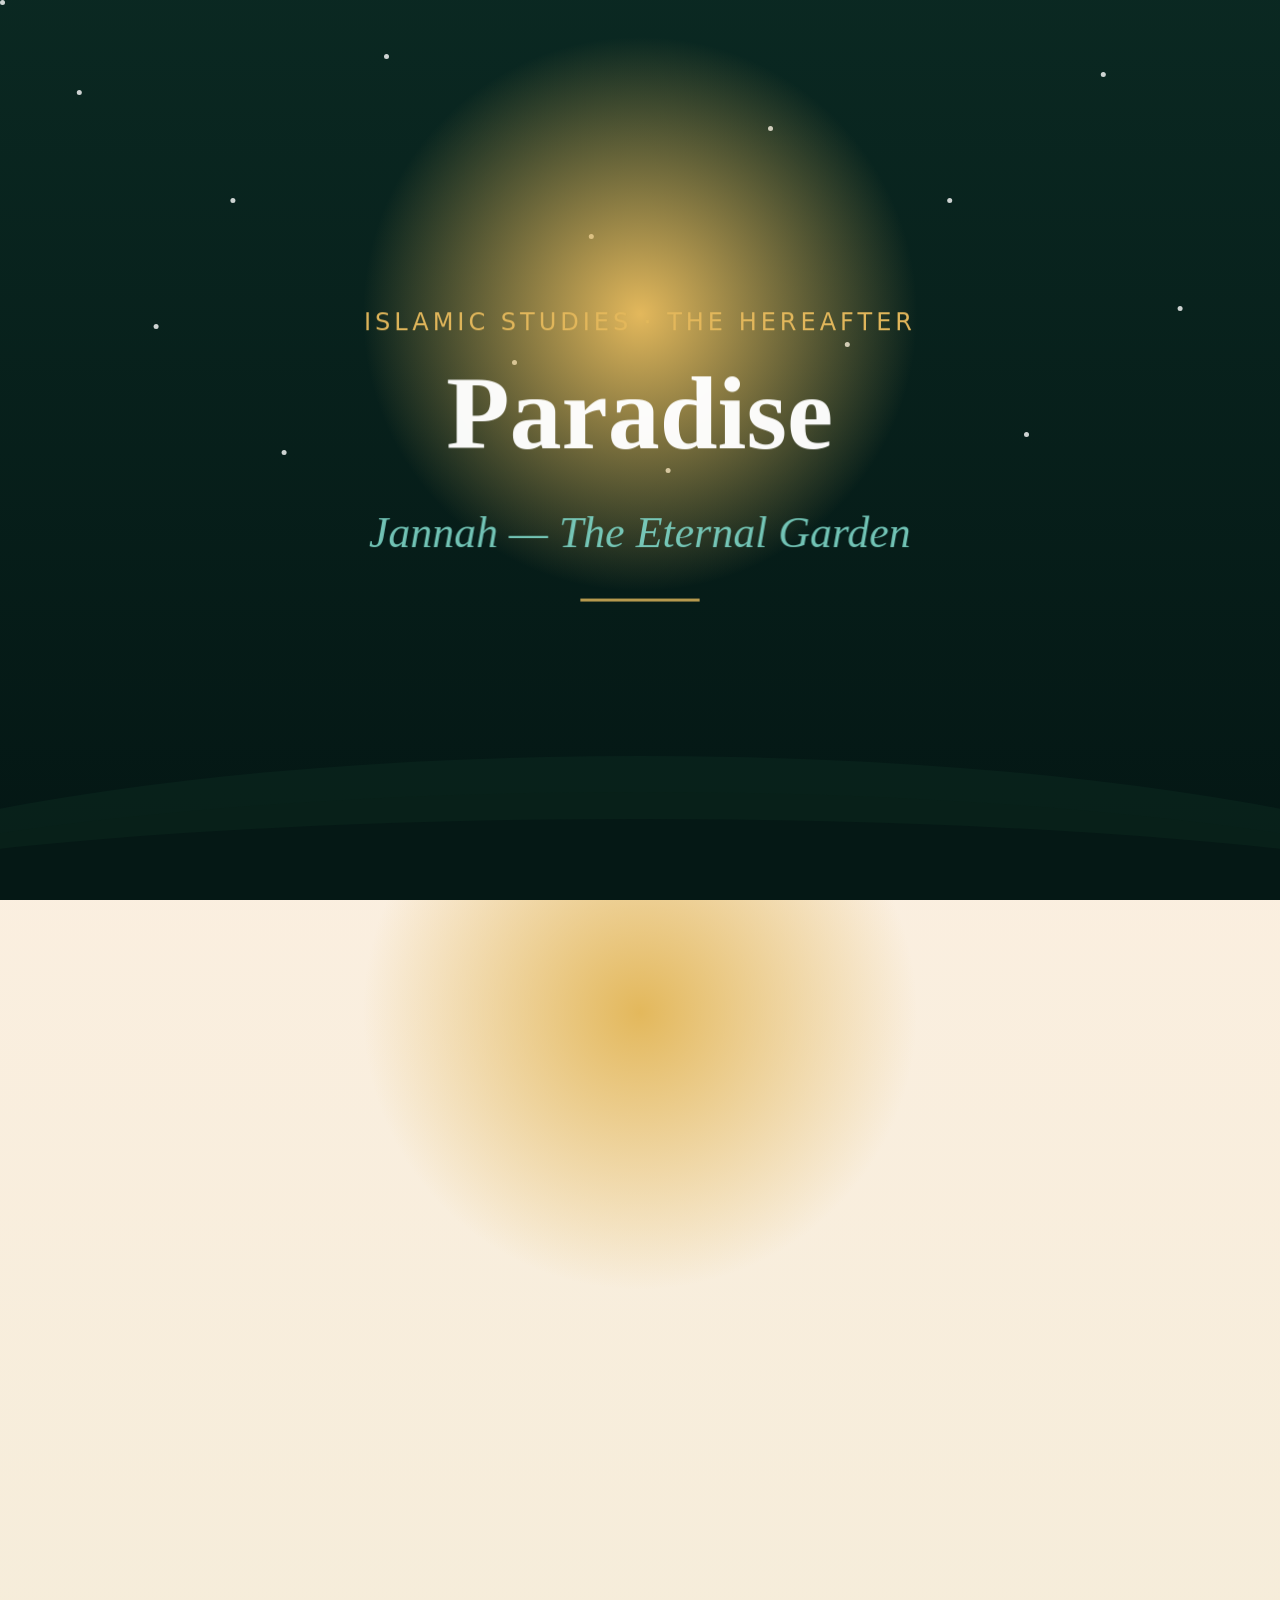
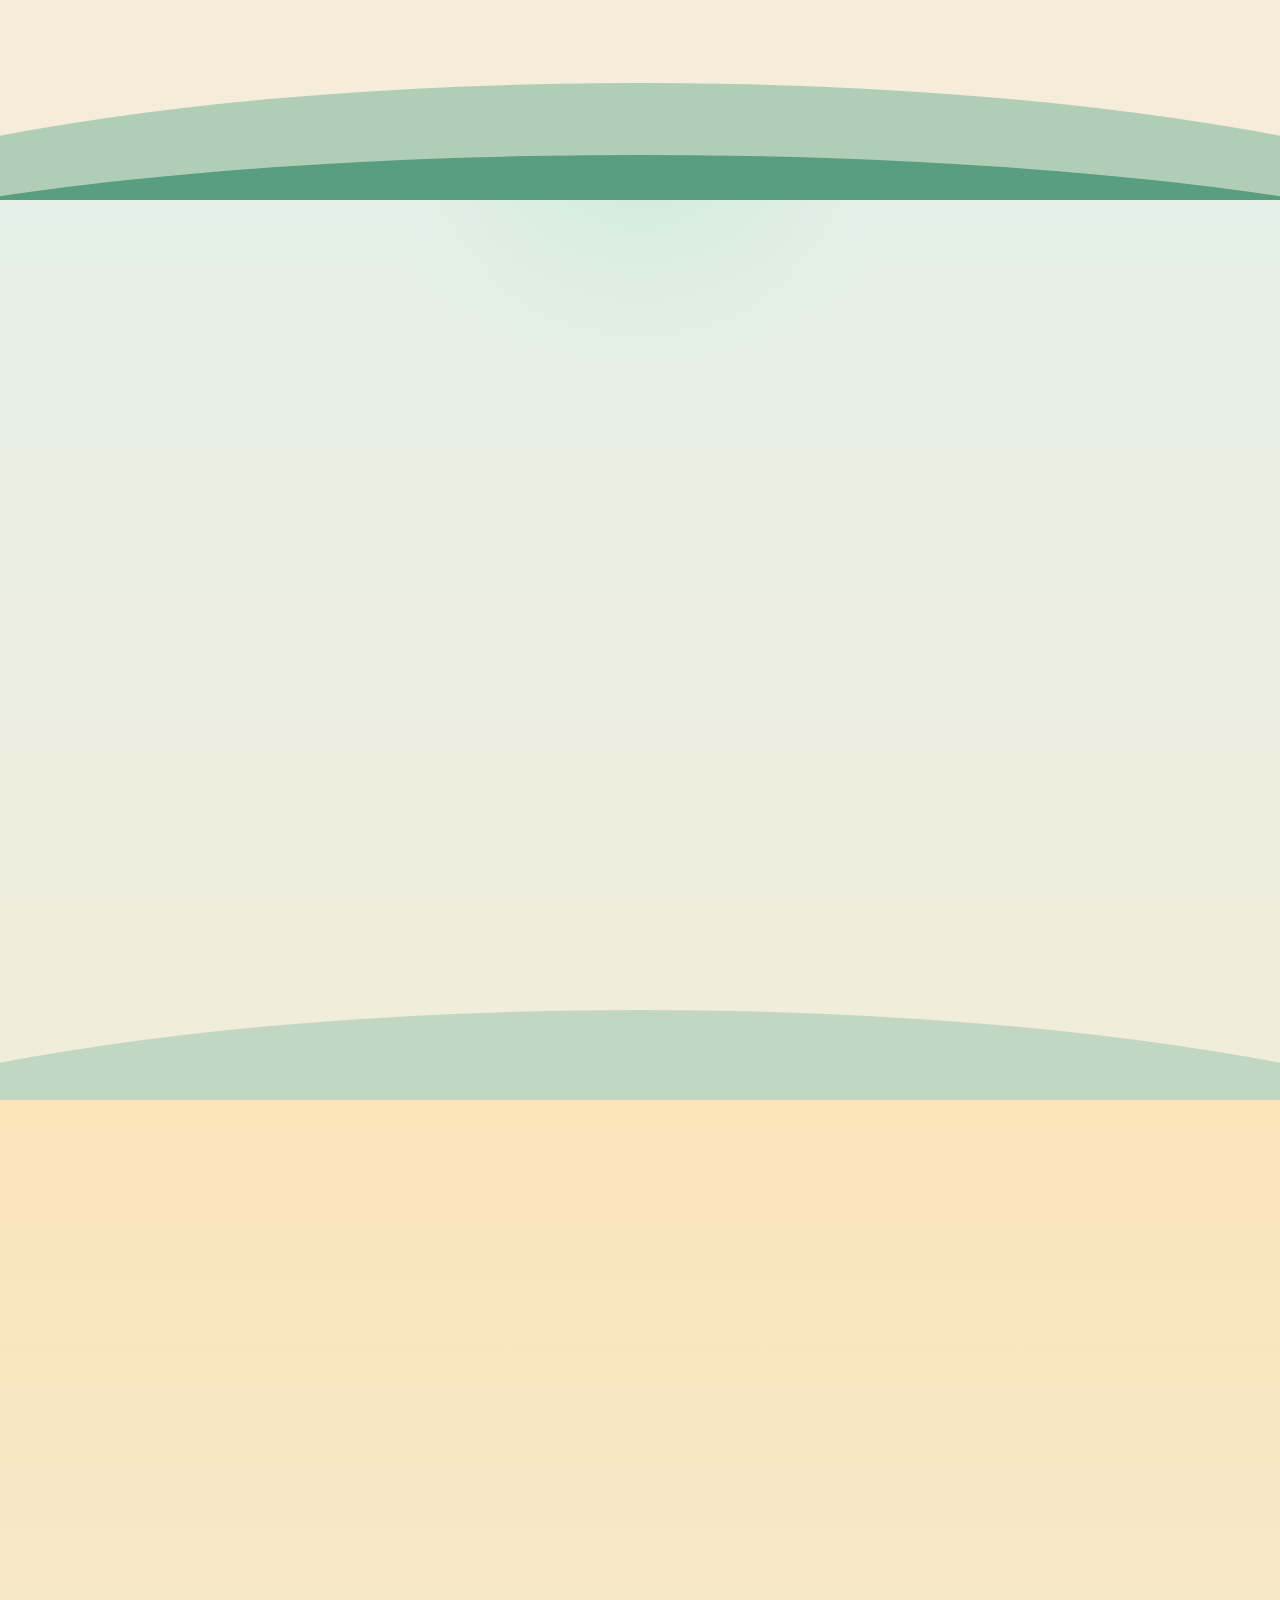
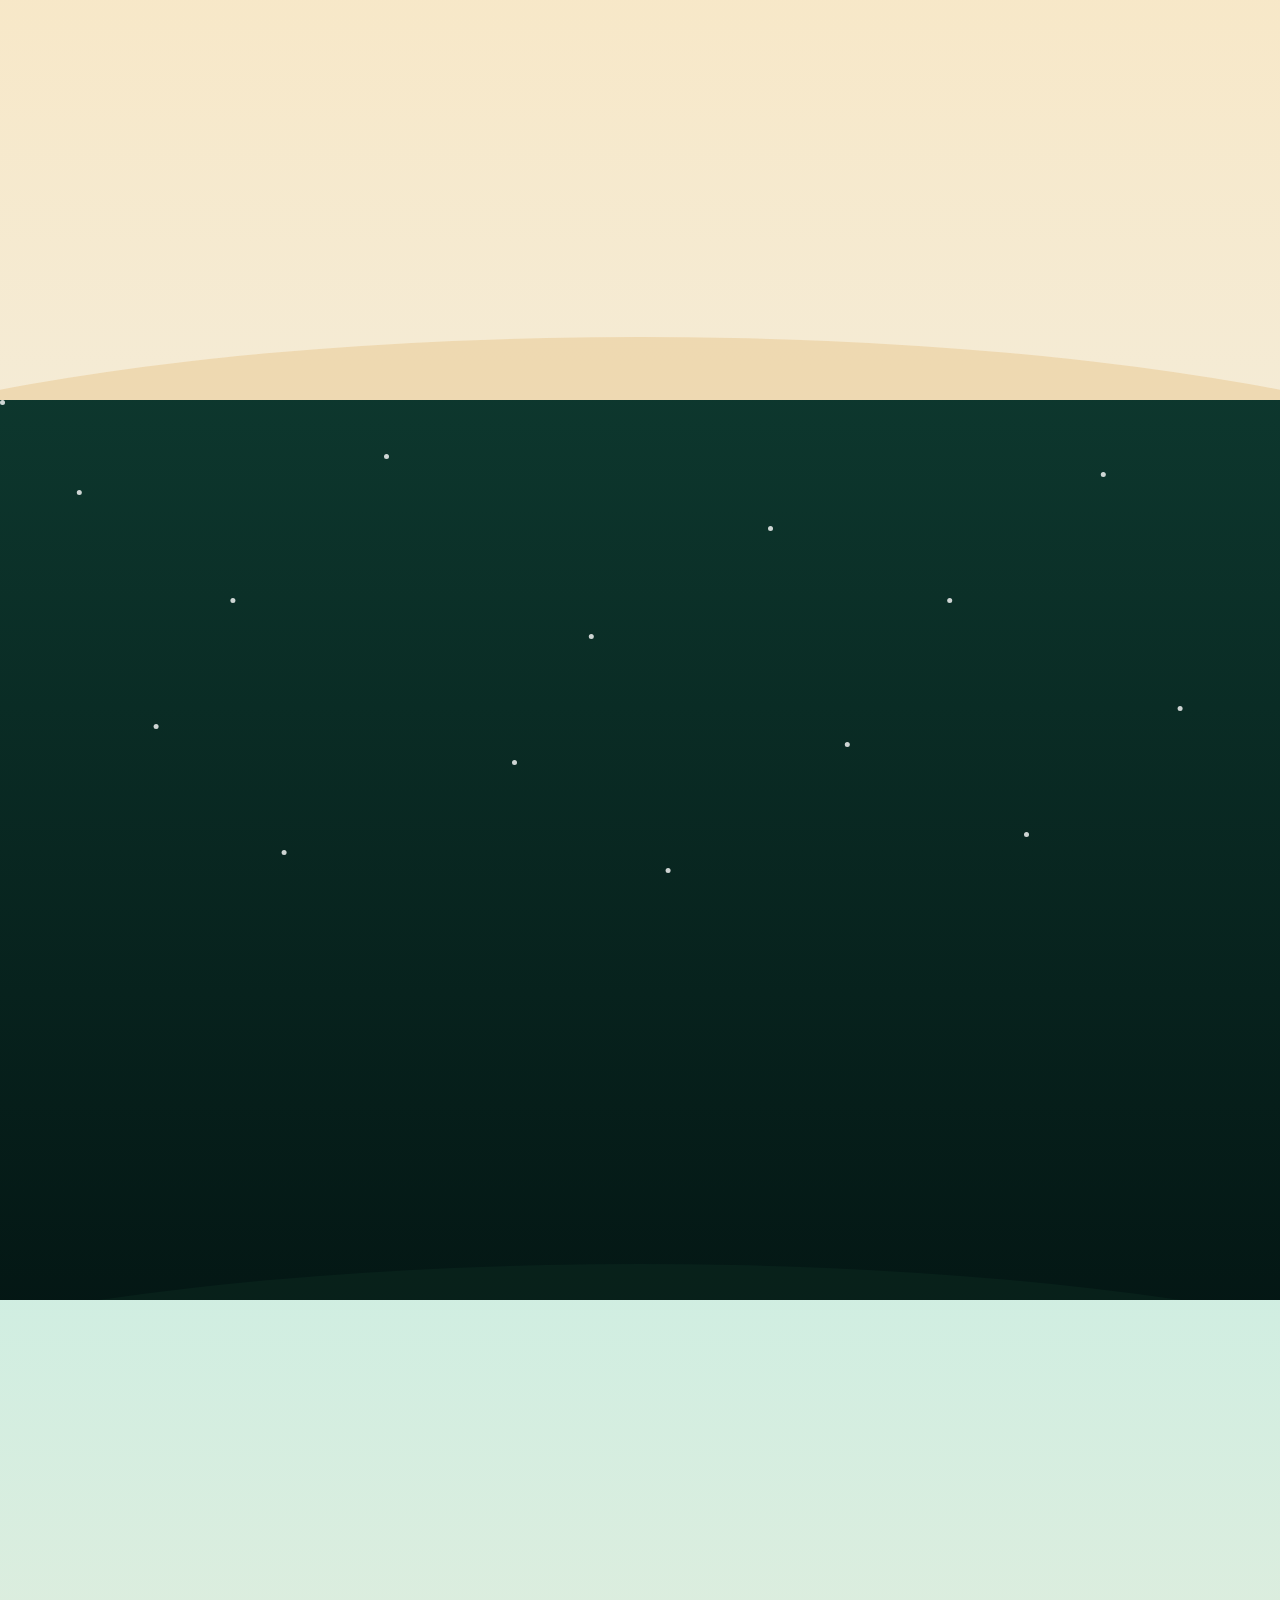
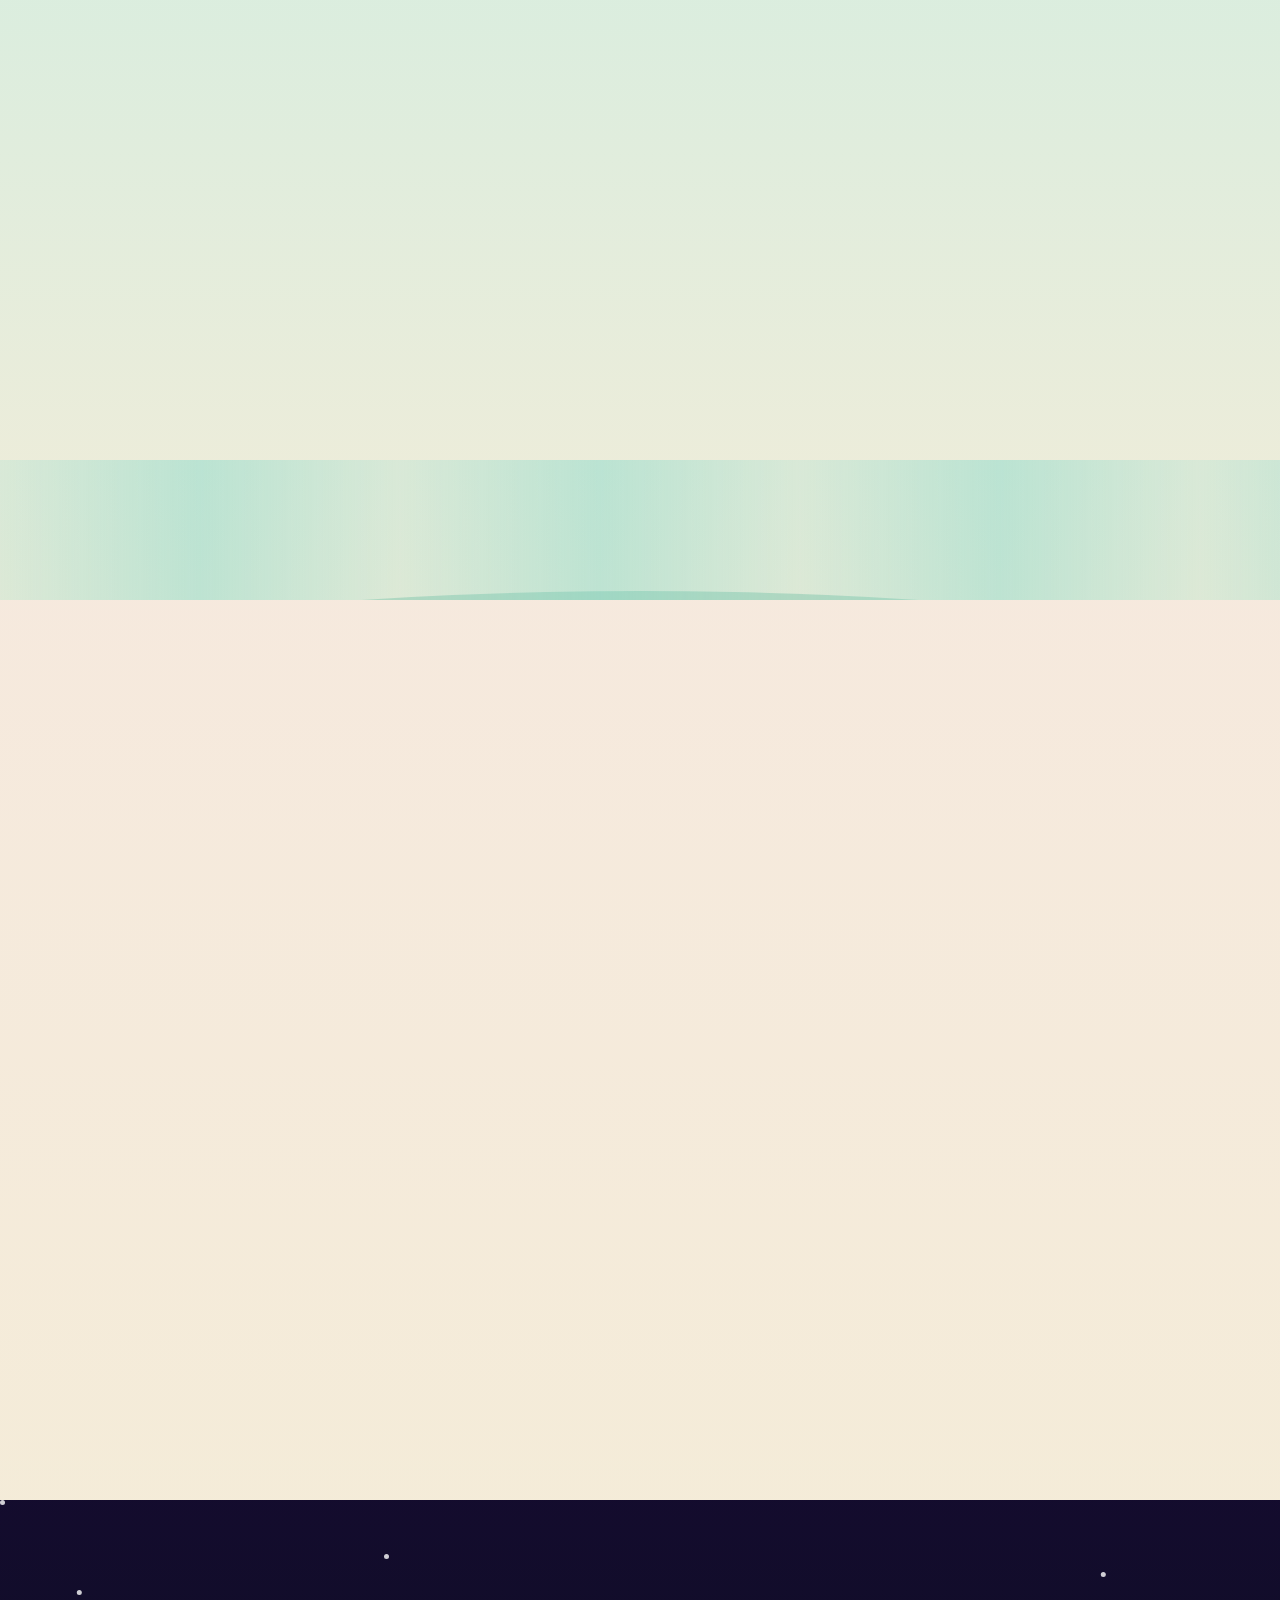
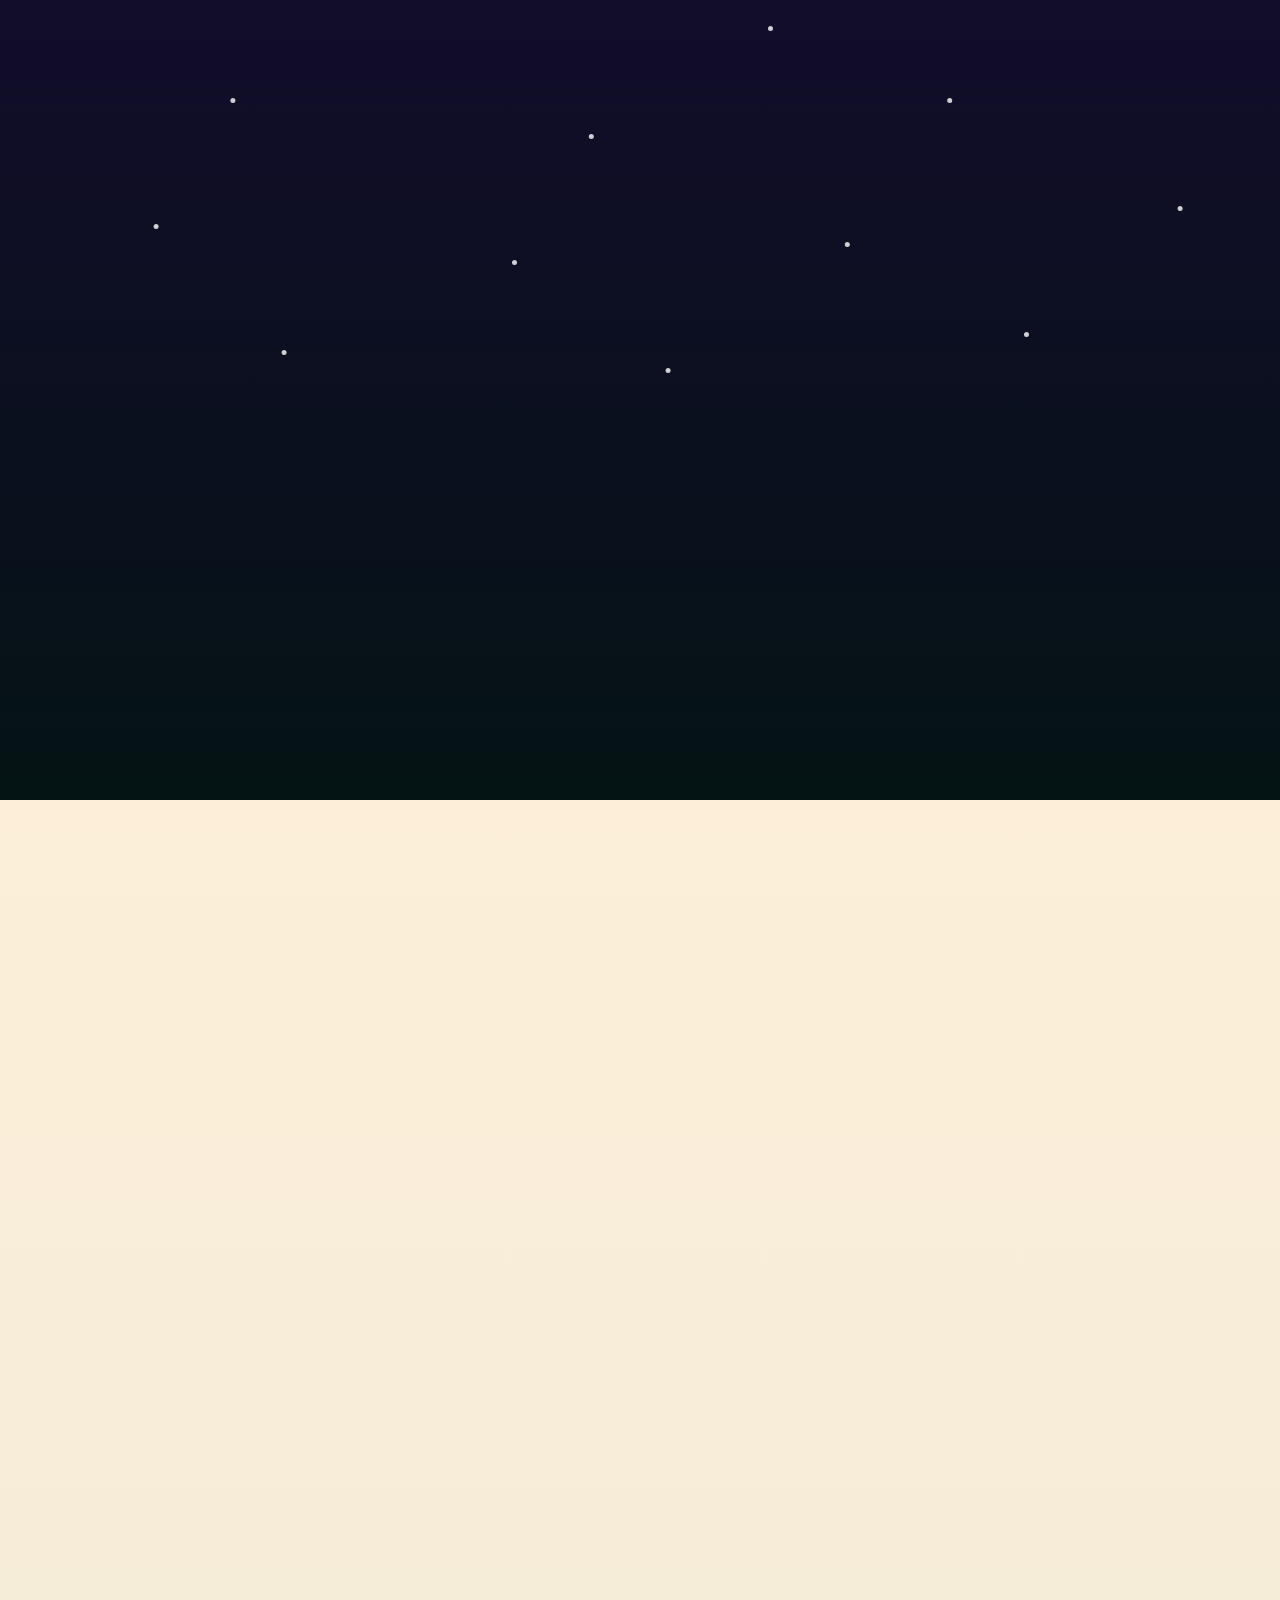
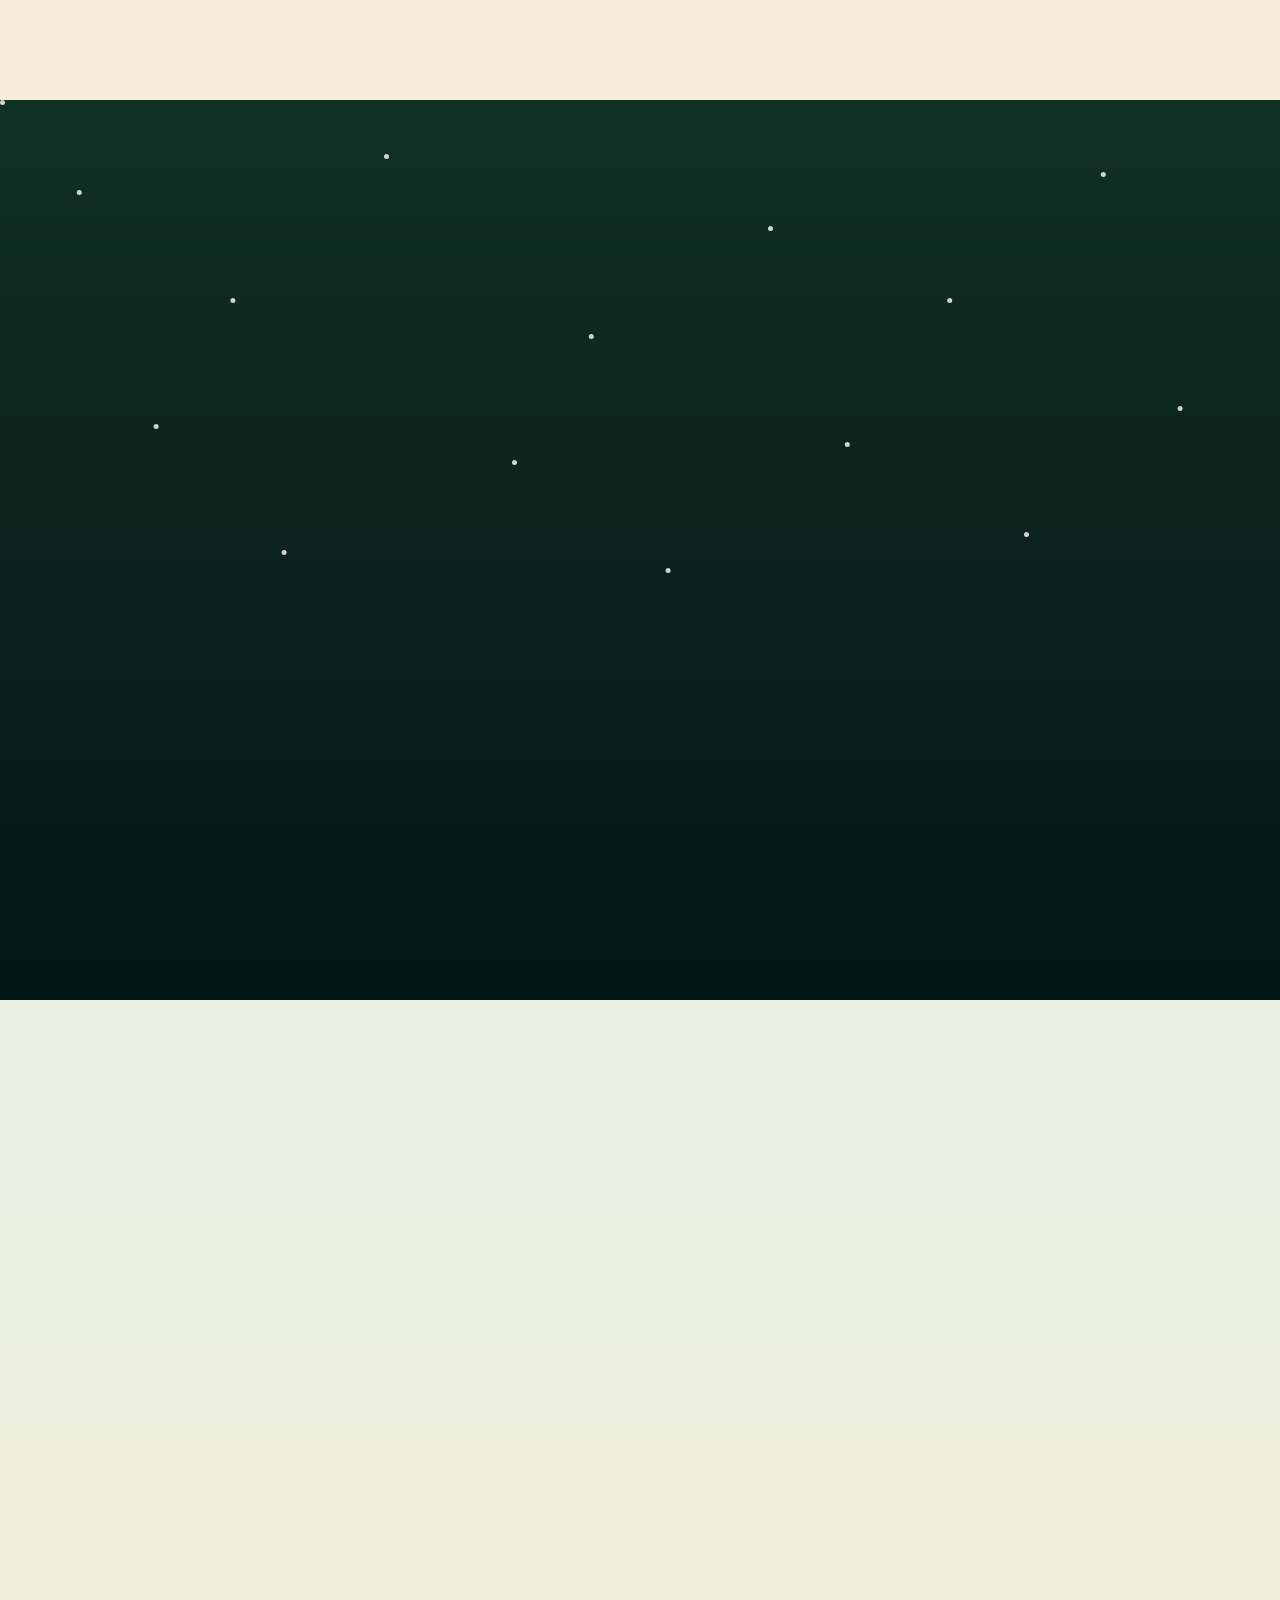
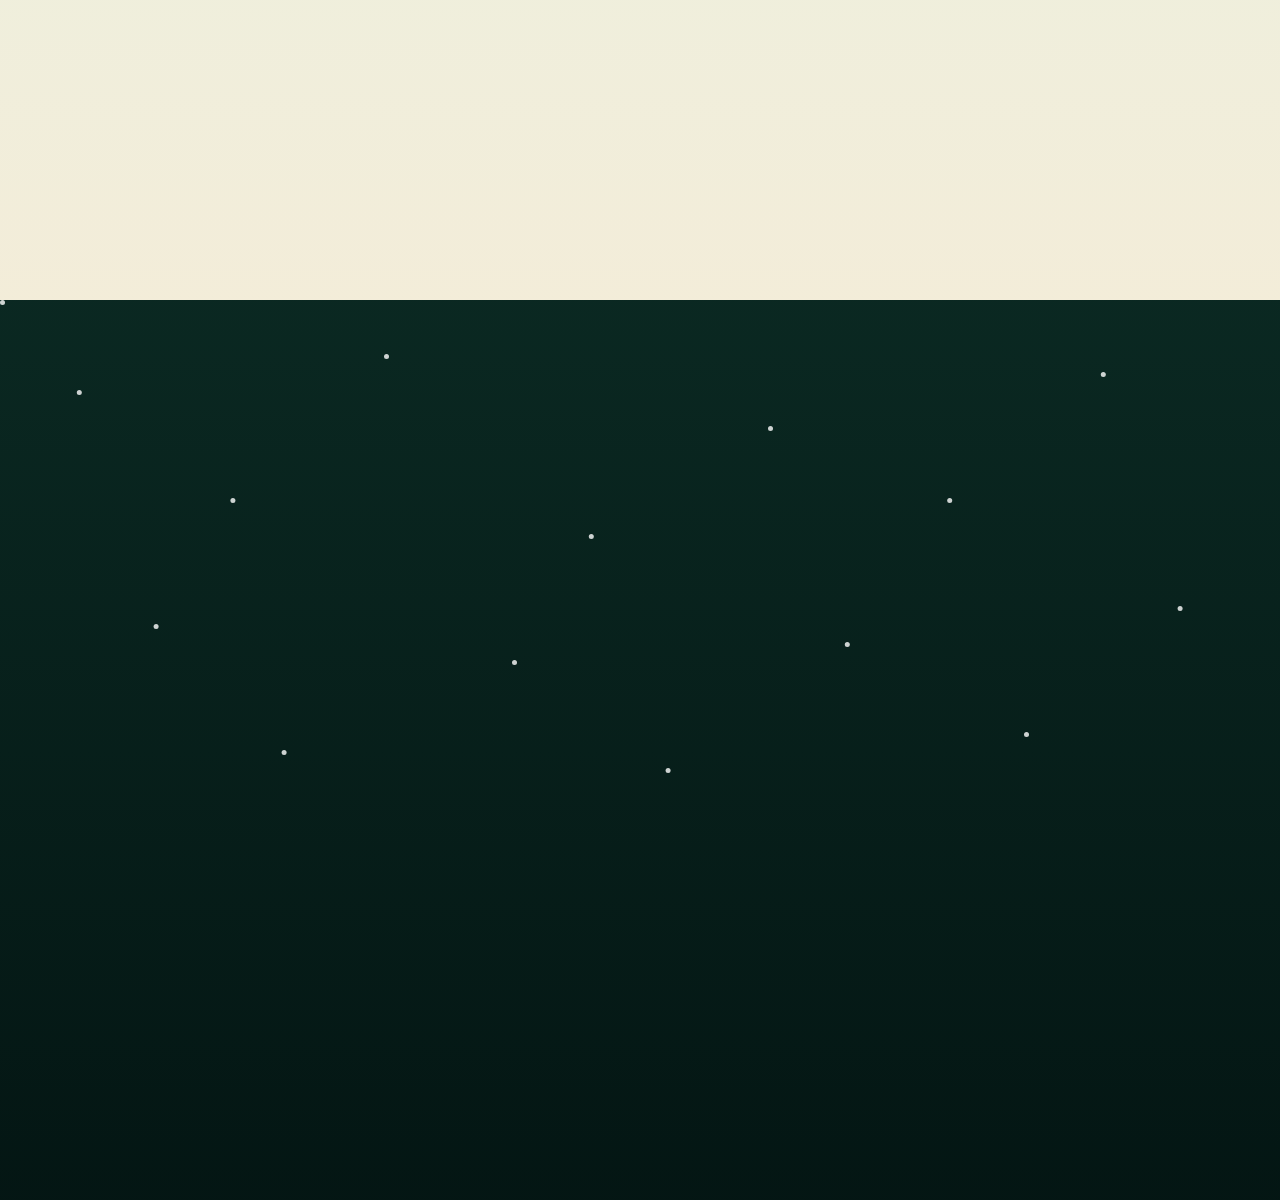
<file: Paradise.dc.html>
<!DOCTYPE html>
<html lang="en">
<head>
<meta charset="utf-8">
<meta name="viewport" content="width=device-width, initial-scale=1">
<title>Paradise — Jannah</title>
<style>
  * { box-sizing: border-box; }
  html, body { margin: 0; padding: 0; }
  :root {
    --night: #08251F;
    --night2: #031412;
    --emerald: #1F5C4C;
    --emerald2: #0E3A30;
    --leaf: #3E8E72;
    --gold: #E3B85C;
    --cream: #F4ECD8;
    --water: #7FD8C9;
    --serif: 'Cambria', 'Bookman Old Style', Georgia, 'Times New Roman', serif;
    --sans: 'Calibri', 'Segoe UI', system-ui, -apple-system, sans-serif;
  }
  body { background: var(--night2); font-family: var(--sans); overflow-x: hidden; scroll-behavior: smooth; }

  @keyframes shimmer { 0%,100%{opacity:.3} 50%{opacity:.8} }

  .scene { position:relative; min-height:100vh; display:flex; flex-direction:column; align-items:center; justify-content:center; padding:90px 8vw; overflow:hidden; }

  /* -- landscape backdrop: sky gradient + glowing sun/moon halo + three receding hill ridges -- */
  .landscape { position:absolute; inset:0; z-index:0; overflow:hidden; pointer-events:none; }
  .landscape .sky { position:absolute; inset:-10% -10%; background:linear-gradient(180deg, var(--sky-a), var(--sky-b)); }
  .landscape .halo { position:absolute; top:10%; left:50%; width:46vw; height:46vw; max-width:560px; max-height:560px; border-radius:50%; transform:translate(-50%, -10%); background:radial-gradient(circle, var(--halo) 0%, transparent 70%); animation:shimmer 6s ease-in-out infinite; }
  .landscape .ridge { position:absolute; left:-25%; width:150%; border-radius:50%; }
  .landscape .ridge-3 { height:46vh; bottom:-30vh; background:var(--h3); opacity:.55; }
  .landscape .ridge-2 { height:36vh; bottom:-24vh; background:var(--h2); opacity:.75; }
  .landscape .ridge-1 { height:26vh; bottom:-17vh; background:var(--h1); }
  .landscape .stars::before {
    content:""; position:absolute; width:5px; height:5px; border-radius:50%; background:#fff; opacity:.8;
    box-shadow:6vw 10vh #fff,18vw 22vh #fff,30vw 6vh #fff,46vw 26vh #fff,60vw 14vh #fff,74vw 22vh #fff,86vw 8vh #fff,12vw 36vh #fff,40vw 40vh #fff,66vw 38vh #fff,92vw 34vh #fff,22vw 50vh #fff,52vw 52vh #fff,80vw 48vh #fff;
  }

  .content { position:relative; z-index:2; display:flex; flex-direction:column; align-items:center; width:100%; }

  .scene.dark { color: var(--cream); }
  .scene.dark .eyebrow { color: var(--gold); }
  .scene.dark h1, .scene.dark .quote { color: #fff; }
  .scene.dark .cite { color: #cfd9c7; }
  .scene.light { color: var(--emerald2); }
  .scene.light .eyebrow { color: var(--leaf); }
  .scene.light .cite { color: #6b6354; }

  .eyebrow { font-family:var(--sans); font-size:clamp(16px,2vw,24px); letter-spacing:4px; text-transform:uppercase; margin-bottom:24px; }
  h1 { font-family:var(--serif); font-weight:700; margin:0 0 28px; text-align:center; }
  h1.huge { font-size:clamp(56px,9vw,104px); line-height:1; }
  h1.big { font-size:clamp(38px,5.5vw,64px); }
  .subtitle { font-family:var(--serif); font-style:italic; font-size:clamp(26px,3.5vw,44px); text-align:center; color:var(--water); margin-top:10px; }
  .rule { width:120px; height:3px; background:var(--gold); margin:36px 0 0; }
  .quote { font-family:var(--serif); font-style:italic; line-height:1.5; text-align:center; max-width:1100px; font-size:clamp(28px,3.6vw,48px); margin:0 0 24px; }
  .cite { font-size:clamp(18px,1.6vw,24px); letter-spacing:1px; opacity:.85; }

  .stack { display:flex; flex-direction:column; gap:18px; width:100%; max-width:1000px; }
  .card { background:rgba(244,236,216,.96); border-radius:14px; padding:24px 30px; box-shadow:0 12px 30px rgba(3,20,18,.3); text-align:center; }
  .card-line { font-family:var(--serif); font-size:clamp(22px,2.2vw,28px); line-height:1.4; color:var(--emerald2); }

  .reveal { opacity:0; transform:translateY(48px) scale(.97); will-change:opacity, transform; }

  .river { position:absolute; left:0; right:0; bottom:0; height:140px; background:linear-gradient(90deg, rgba(127,216,201,.18), rgba(127,216,201,.45), rgba(127,216,201,.18)); background-size:400px 100%; will-change:background-position; z-index:1; }

  .keyline { margin-top:30px; background:rgba(227,184,92,.18); border:1px solid rgba(227,184,92,.5); border-radius:16px; padding:26px 38px; max-width:900px; text-align:center; }
  .keyline-label { font-family:var(--sans); font-size:20px; letter-spacing:3px; text-transform:uppercase; color:#8a6a32; margin-bottom:10px; }
  .keyline-text { font-family:var(--serif); font-size:30px; color:var(--emerald2); }

  .progress { position:fixed; top:0; left:0; height:4px; background:var(--gold); z-index:10; width:0%; transition:width .1s linear; }

  @media print { .reveal { opacity:1 !important; transform:none !important; } }
</style>
</head>
<body>

<div class="progress" id="progress"></div>

<!-- TEXT PLACEHOLDER: real copy for each scene to be supplied later. Structure/landscape below is final. -->

<section class="scene dark" style="--sky-a:#0b2a23; --sky-b:#031412; --halo:#E3B85C; --h1:#051815; --h2:#082019; --h3:#0c2920;">
  <div class="landscape"><div class="sky"></div><div class="stars"></div><div class="halo"></div><div class="ridge ridge-3"></div><div class="ridge ridge-2"></div><div class="ridge ridge-1"></div></div>
  <div class="content">
    <div class="eyebrow reveal in">Islamic Studies · The Hereafter</div>
    <h1 class="huge reveal in">Paradise</h1>
    <div class="subtitle reveal in">Jannah — The Eternal Garden</div>
    <div class="rule reveal in"></div>
  </div>
</section>

<section class="scene light" style="--sky-a:#FBEFE0; --sky-b:#F4ECD8; --halo:#E3B85C; --h1:#1F5C4C; --h2:#3E8E72; --h3:#79b79a;">
  <div class="landscape"><div class="sky"></div><div class="halo"></div><div class="ridge ridge-3"></div><div class="ridge ridge-2"></div><div class="ridge ridge-1"></div></div>
  <div class="content">
    <div class="eyebrow reveal">The Meaning</div>
    <h1 class="big reveal">What Is Jannah?</h1>
    <div class="stack">
      <div class="card reveal"><div class="card-line"><strong>Root: <span dir="rtl">ج ن ن</span></strong><br>To conceal or cover — a garden so dense with trees its ground is hidden from view.</div></div>
      <div class="card reveal"><div class="card-line"><strong>Jannah (<span dir="rtl">الجنة</span>)</strong><br>The eternal garden of reward, prepared by Allah for those who believed and did good.</div></div>
      <div class="card reveal"><div class="card-line"><strong>A Promise, Not a Metaphor</strong><br>Described throughout the Qur'an as a real, eternal place — not merely a symbol of happiness.</div></div>
    </div>
  </div>
</section>

<section class="scene light" style="--sky-a:#E4F1EA; --sky-b:#F4ECD8; --halo:#cfe9da; --h1:#1F5C4C; --h2:#3E8E72; --h3:#9cc7b0;">
  <div class="landscape"><div class="sky"></div><div class="halo"></div><div class="ridge ridge-3"></div><div class="ridge ridge-2"></div><div class="ridge ridge-1"></div></div>
  <div class="content">
    <div class="eyebrow reveal">A Garden Beyond Measure</div>
    <p class="quote reveal">"Its width is like the width of the heavens and the earth, prepared for those who believe in Allah and His messengers."</p>
    <div class="cite reveal">Surah Al-Hadid · 57:21</div>
  </div>
</section>

<section class="scene light" style="--sky-a:#FBE3B5; --sky-b:#F4ECD8; --halo:#E3B85C; --h1:#B5803A; --h2:#D2A35C; --h3:#E9CB95;">
  <div class="landscape"><div class="sky"></div><div class="halo"></div><div class="ridge ridge-3"></div><div class="ridge ridge-2"></div><div class="ridge ridge-1"></div></div>
  <div class="content">
    <div class="eyebrow reveal">The Gates</div>
    <h1 class="big reveal">Eight Gates of Paradise</h1>
    <div class="stack">
      <div class="card reveal"><div class="card-line">Each gate is named for a category of righteous deed — prayer, charity, fasting, jihad, and more.</div></div>
      <div class="card reveal"><div class="card-line">Whoever excels in all of them may be called to enter from any gate they choose.</div></div>
      <div class="card reveal"><div class="card-line">One gate, Ar-Rayyan, is reserved only for those who fasted.</div></div>
    </div>
  </div>
</section>

<section class="scene dark" style="--sky-a:#0E3A30; --sky-b:#031412; --halo:#F3CE7C; --h1:#051815; --h2:#082019; --h3:#0c2920;">
  <div class="landscape"><div class="sky"></div><div class="stars"></div><div class="halo"></div><div class="ridge ridge-3"></div><div class="ridge ridge-2"></div><div class="ridge ridge-1"></div></div>
  <div class="content">
    <div class="eyebrow reveal">The Highest Level</div>
    <h1 class="big reveal">Al-Firdaus al-A'la</h1>
    <p class="quote reveal" style="color:var(--water);">"When you ask Allah for Paradise, ask Him for Al-Firdaus, for it is the highest part of Paradise, in the middle of Paradise, and from it spring the rivers of Paradise."</p>
    <div class="cite reveal">Sahih al-Bukhari</div>
  </div>
</section>

<section class="scene light" style="--sky-a:#CDEEE2; --sky-b:#F4ECD8; --halo:#7FD8C9; --h1:#1F5C4C; --h2:#3E8E72; --h3:#8fc7ab;">
  <div class="landscape"><div class="sky"></div><div class="halo"></div><div class="ridge ridge-3"></div><div class="ridge ridge-2"></div><div class="ridge ridge-1"></div></div>
  <div class="content">
    <div class="eyebrow reveal">What Flows Within It</div>
    <h1 class="big reveal">The Rivers of Paradise</h1>
    <div class="stack">
      <div class="card reveal"><div class="card-line">Rivers of water that never spoils.</div></div>
      <div class="card reveal"><div class="card-line">Rivers of milk, its taste unchanging.</div></div>
      <div class="card reveal"><div class="card-line">Rivers of wine, delicious to those who drink.</div></div>
      <div class="card reveal"><div class="card-line">Rivers of purified honey.</div></div>
    </div>
  </div>
  <div class="river"></div>
</section>

<section class="scene light" style="--sky-a:#F6E9DE; --sky-b:#F4ECD8; --halo:#E3B85C; --h1:#2c6a55; --h2:#4f9c7e; --h3:#9ecbb0;">
  <div class="landscape"><div class="sky"></div><div class="halo"></div><div class="ridge ridge-3"></div><div class="ridge ridge-2"></div><div class="ridge ridge-1"></div></div>
  <div class="content">
    <div class="eyebrow reveal">Freed From Every Hardship</div>
    <div class="stack">
      <div class="card reveal"><div class="card-line">No fatigue will touch them there, nor will they be removed from it.</div></div>
      <div class="card reveal"><div class="card-line">No fear, no grief — only peace.</div></div>
      <div class="card reveal"><div class="card-line">No sickness, no old age, no death — life everlasting.</div></div>
    </div>
  </div>
</section>

<section class="scene dark" style="--sky-a:#150b30; --sky-b:#031412; --halo:#c9a6e3; --h1:#060818; --h2:#0c1228; --h3:#141a36;">
  <div class="landscape"><div class="sky"></div><div class="stars"></div><div class="halo"></div><div class="ridge ridge-3"></div><div class="ridge ridge-2"></div><div class="ridge ridge-1"></div></div>
  <div class="content">
    <div class="eyebrow reveal">Beyond Imagination</div>
    <p class="quote reveal">"Allah says: I have prepared for My righteous servants that which no eye has seen, no ear has heard, and no heart has imagined."</p>
    <div class="cite reveal">Sahih al-Bukhari, Sahih Muslim</div>
  </div>
</section>

<section class="scene light" style="--sky-a:#FDEFD9; --sky-b:#F4ECD8; --halo:#E3B85C; --h1:#1F5C4C; --h2:#3E8E72; --h3:#a7d2b9;">
  <div class="landscape"><div class="sky"></div><div class="halo"></div><div class="ridge ridge-3"></div><div class="ridge ridge-2"></div><div class="ridge ridge-1"></div></div>
  <div class="content">
    <div class="eyebrow reveal">Who Enters</div>
    <h1 class="big reveal">The People of Paradise</h1>
    <div class="stack">
      <div class="card reveal"><div class="card-line">Those who believed in Allah and His messengers.</div></div>
      <div class="card reveal"><div class="card-line">Those who feared their Lord, unseen, and turned to Him in repentance.</div></div>
      <div class="card reveal"><div class="card-line">Those who did good and remained patient through hardship.</div></div>
    </div>
  </div>
</section>

<section class="scene dark" style="--sky-a:#123226; --sky-b:#031412; --halo:#F6D88A; --h1:#051815; --h2:#082019; --h3:#0c2920;">
  <div class="landscape"><div class="sky"></div><div class="stars"></div><div class="halo"></div><div class="ridge ridge-3"></div><div class="ridge ridge-2"></div><div class="ridge ridge-1"></div></div>
  <div class="content">
    <div class="eyebrow reveal">Beyond the Gardens</div>
    <h1 class="big reveal">The Greatest Reward</h1>
    <p class="quote reveal" style="color:var(--water);">For those who do good is the best reward — and even more. Beyond every garden and river, the believers' greatest joy is seeing the Face of their Lord.</p>
  </div>
</section>

<section class="scene light" style="--sky-a:#E8F3E3; --sky-b:#F4ECD8; --halo:#E3B85C; --h1:#1F5C4C; --h2:#3E8E72; --h3:#9fcab1;">
  <div class="landscape"><div class="sky"></div><div class="halo"></div><div class="ridge ridge-3"></div><div class="ridge ridge-2"></div><div class="ridge ridge-1"></div></div>
  <div class="content">
    <div class="eyebrow reveal">Putting It Into Practice</div>
    <h1 class="big reveal">Taking the Path to Paradise</h1>
    <div class="stack">
      <div class="card reveal"><div class="card-line">Believe sincerely in Allah and the Last Day.</div></div>
      <div class="card reveal"><div class="card-line">Worship Allah alone and follow the Prophet's&nbsp;ﷺ guidance.</div></div>
      <div class="card reveal"><div class="card-line">Do good, be patient through hardship, and seek forgiveness often.</div></div>
      <div class="card reveal"><div class="card-line">Ask Allah for Al-Firdaus, the highest garden.</div></div>
    </div>
    <div class="keyline reveal">
      <div class="keyline-label">Key Reminder</div>
      <div class="keyline-text">Faith plants the seed. Good deeds make it grow.</div>
    </div>
  </div>
</section>

<section class="scene dark" style="--sky-a:#0b2a23; --sky-b:#031412; --halo:#E3B85C; --h1:#051815; --h2:#082019; --h3:#0c2920;">
  <div class="landscape"><div class="sky"></div><div class="stars"></div><div class="halo"></div><div class="ridge ridge-3"></div><div class="ridge ridge-2"></div><div class="ridge ridge-1"></div></div>
  <div class="content">
    <p class="quote reveal">"Our Lord, grant us in this world good, and in the Hereafter good, and protect us from the punishment of the Fire."</p>
    <div class="cite reveal" style="color:var(--gold);">Surah Al-Baqarah · 2:201</div>
  </div>
</section>

<script>
(() => {
  const progressBar = document.getElementById('progress');
  const reveals = Array.from(document.querySelectorAll('.reveal')).map((el) => {
    const stackIndex = Array.from(el.parentElement.children).indexOf(el);
    return { el, stagger: el.classList.contains('card') ? stackIndex * 0.06 : 0 };
  });
  const scenes = Array.from(document.querySelectorAll('.scene')).map((section) => ({
    section,
    halo: section.querySelector('.halo'),
    ridge1: section.querySelector('.ridge-1'),
    ridge2: section.querySelector('.ridge-2'),
    ridge3: section.querySelector('.ridge-3'),
  }));
  const river = document.querySelector('.river');

  const clamp = (v, min, max) => Math.max(min, Math.min(max, v));
  const easeOutCubic = (t) => 1 - Math.pow(1 - t, 3);

  let ticking = false;

  const update = () => {
    ticking = false;
    const scrollY = window.scrollY;
    const vh = window.innerHeight;
    const max = document.documentElement.scrollHeight - vh;
    progressBar.style.width = (max > 0 ? (scrollY / max) * 100 : 0) + '%';

    if (river) river.style.backgroundPosition = `${scrollY * 0.4}px 0`;

    scenes.forEach(({ section, halo, ridge1, ridge2, ridge3 }) => {
      const top = section.getBoundingClientRect().top;
      if (halo) halo.style.transform = `translate(-50%, ${-10 + top * -0.04}%)`;
      if (ridge1) ridge1.style.transform = `translateY(${top * 0.12}px)`;
      if (ridge2) ridge2.style.transform = `translateY(${top * 0.07}px)`;
      if (ridge3) ridge3.style.transform = `translateY(${top * 0.03}px)`;
    });

    reveals.forEach(({ el, stagger }) => {
      const rect = el.getBoundingClientRect();
      const total = vh + rect.height;
      let p = clamp((vh - rect.top) / total - stagger, 0, 1);
      p = clamp(p / 0.7, 0, 1);
      const eased = easeOutCubic(p);
      el.style.opacity = eased;
      el.style.transform = `translateY(${(1 - eased) * 48}px) scale(${0.97 + eased * 0.03})`;
    });
  };

  const onScroll = () => {
    if (!ticking) {
      ticking = true;
      requestAnimationFrame(update);
    }
  };

  window.addEventListener('scroll', onScroll, { passive: true });
  window.addEventListener('resize', onScroll);
  update();
})();
</script>
</body>
</html>
</file>
<file: style.css>
/* ============================================================
   Jannah — Part One: cinematic scrollytelling
   Architecture: each <section class="scene"> is exactly one viewport
   tall (100vh) and only holds the text .content for that beat — the
   artwork lives in .bg-sticky, which is `position: fixed` and stacks
   as one continuous backdrop behind the whole page. As you scroll,
   script.js cross-dissolves adjacent backdrops in and out by opacity
   (a triangle function of scroll position), so the imagery never
   "cuts" to a new photo — it's one scene continuously fading into the
   next while the text in front scrolls normally.
   ============================================================ */

:root {
  --gold: #c9a84c;
  --ink: #fdfaf2;
}

* { box-sizing: border-box; }

html, body {
  margin: 0;
  padding: 0;
  background: #0a0908;
}

body {
  font-family: 'EB Garamond', serif;
  color: var(--ink);
}

html { overflow-x: hidden; }

@media (prefers-reduced-motion: reduce) {
  html { scroll-behavior: auto; }
}

/* ---------- Scene scaffold ---------- */

.scene {
  position: relative;
  height: 100vh;
  display: flex;
  align-items: center;
  justify-content: center;
}

.bg-sticky {
  position: fixed;
  top: 0;
  left: 0;
  height: 100vh;
  width: 100%;
  overflow: hidden;
  pointer-events: none;
  opacity: 0;
  z-index: 0;
}

@media (prefers-reduced-motion: reduce) {
  .bg-sticky {
    position: relative !important;
    opacity: 1 !important;
    transform: none !important;
  }
}

.bg-img {
  position: absolute;
  inset: 0;
  width: 100%;
  height: 100%;
  object-fit: cover;
  will-change: transform;
}

/* ---------- Ambient overlay (time-based, never stops) ---------- */

.ambient {
  position: absolute;
  inset: 0;
  z-index: 1;
  pointer-events: none;
  mix-blend-mode: screen;
  opacity: 0.5;
}

/* ---------- Scrim — legibility layer behind text ---------- */

.scrim {
  position: absolute;
  inset: 0;
  z-index: 1;
  pointer-events: none;
}

.scrim-soft {
  background: linear-gradient(180deg, rgba(0,0,0,0.18) 0%, rgba(0,0,0,0.32) 60%, rgba(0,0,0,0.5) 100%);
}

.scrim-medium {
  background: radial-gradient(ellipse 70% 55% at 50% 55%, rgba(8,6,4,0.62) 0%, rgba(8,6,4,0.28) 55%, rgba(8,6,4,0.15) 100%);
}

.scrim-strong {
  background: radial-gradient(ellipse 75% 60% at 50% 58%, rgba(20,14,4,0.78) 0%, rgba(20,14,4,0.46) 55%, rgba(20,14,4,0.22) 100%);
}

/* ---------- Content ---------- */

.content {
  position: relative;
  z-index: 2;
  max-width: 760px;
  width: 100%;
  padding: 0 6vw;
  text-align: center;
  text-shadow: 0 2px 18px rgba(0,0,0,0.55), 0 1px 3px rgba(0,0,0,0.6);
}

.content.narrow {
  max-width: 600px;
}

.ar {
  font-family: 'Amiri Quran', 'Amiri', serif;
  font-size: clamp(1.5rem, 3.6vw, 2.4rem);
  line-height: 2.05;
  direction: rtl;
  margin: 0.7em auto 1em;
  max-width: 92%;
}

.headline {
  font-family: 'EB Garamond', serif;
  font-weight: 600;
  font-size: clamp(1.6rem, 3.2vw, 2.3rem);
  margin: 0 0 0.7em;
}

.headline.small {
  font-size: clamp(1.1rem, 2vw, 1.4rem);
  opacity: 0.85;
  margin-bottom: 0.2em;
}

.en {
  font-family: 'EB Garamond', serif;
  font-size: clamp(1.05rem, 1.8vw, 1.3rem);
  line-height: 1.7;
  margin: 0.5em 0;
}

.en.lone {
  font-size: clamp(1.15rem, 2vw, 1.45rem);
  font-style: italic;
  line-height: 1.8;
  max-width: 540px;
  margin: 0.8em auto;
}

.beats {
  display: flex;
  flex-direction: column;
  gap: 0.4em;
  margin: 1em 0;
}

.caption {
  font-family: 'Inter', sans-serif;
  font-size: 0.75rem;
  color: var(--gold);
  opacity: 0.9;
  letter-spacing: 0.04em;
  margin-top: 1.6em;
}

/* ---------- Hero ---------- */

.hero-content { text-align: center; }

.hero-ar {
  font-size: clamp(3rem, 9vw, 6rem);
  margin-bottom: 0.2em;
}

.hero-title {
  font-weight: 600;
  letter-spacing: 0.22em;
  font-size: clamp(1.4rem, 3vw, 2rem);
  margin: 0.2em 0;
}

.hero-subtitle {
  font-family: 'Inter', sans-serif;
  font-size: 0.95rem;
  letter-spacing: 0.06em;
  color: var(--gold);
  margin: 0.4em 0 1.4em;
}

.hero-teaser {
  font-style: italic;
  font-size: 1.05rem;
  opacity: 0.9;
  max-width: 480px;
  margin: 0 auto;
}

.scroll-cue {
  margin-top: 3em;
}

.scroll-cue span {
  display: inline-block;
  width: 1px;
  height: 40px;
  background: var(--gold);
  opacity: 0.7;
  animation: cue-pulse 2.2s ease-in-out infinite;
}

@keyframes cue-pulse {
  0%, 100% { opacity: 0.2; transform: scaleY(0.6); }
  50% { opacity: 0.85; transform: scaleY(1); }
}

/* ---------- Big number (1.4) ---------- */

.big-number {
  font-family: 'EB Garamond', serif;
  font-weight: 600;
  font-size: clamp(4rem, 13vw, 7.5rem);
  color: var(--gold);
  margin: 0.1em 0 0.3em;
  line-height: 1;
  text-shadow: 0 4px 30px rgba(0,0,0,0.6);
}

.big-number .unit {
  display: block;
  font-size: 0.2em;
  letter-spacing: 0.1em;
  text-transform: uppercase;
  font-family: 'Inter', sans-serif;
  color: var(--ink);
  opacity: 0.85;
  margin-top: 0.3em;
}

/* ---------- Reveal (scroll-triggered fade/rise) ---------- */

.reveal {
  opacity: 0;
  transform: translateY(28px);
  transition: opacity 1s cubic-bezier(0.16, 1, 0.3, 1),
              transform 1s cubic-bezier(0.16, 1, 0.3, 1);
}

.reveal.in {
  opacity: 1;
  transform: translateY(0);
}

@media (prefers-reduced-motion: reduce) {
  .reveal {
    transition: opacity 0.5s ease;
    transform: none !important;
  }
  .bg-img, .ambient { animation: none !important; }
}

/* ============================================================
   Ken Burns — continuous camera drift, distinct per scene.
   Runs independently of scroll; never sits still.
   ============================================================ */

.kb-1 {
  animation: kb1 26s ease-in-out infinite alternate;
  transform-origin: 42% 60%;
}
@keyframes kb1 {
  0%   { transform: scale(1.0) translate(0, 0); }
  100% { transform: scale(1.08) translate(-1.2%, -1.5%); }
}

.kb-2 {
  animation: kb2 30s ease-in-out infinite alternate;
  transform-origin: 55% 40%;
}
@keyframes kb2 {
  0%   { transform: scale(1.0) translate(0, 0); }
  100% { transform: scale(1.07) translate(1.5%, 1%); }
}

.kb-3 {
  animation: kb3 24s ease-in-out infinite alternate;
  transform-origin: 50% 30%;
}
@keyframes kb3 {
  0%   { transform: scale(1.0) translate(0, 0); }
  100% { transform: scale(1.06) translate(-1%, 1.4%); }
}

.kb-4 {
  animation: kb4 28s ease-in-out infinite alternate;
  transform-origin: 50% 75%;
}
@keyframes kb4 {
  0%   { transform: scale(1.0) translate(0, 0); }
  100% { transform: scale(1.1) translate(0.8%, -1.8%); }
}

.kb-5 {
  animation: kb5 22s ease-in-out infinite alternate;
  transform-origin: 50% 50%;
}
@keyframes kb5 {
  0%   { transform: scale(1.0); }
  100% { transform: scale(1.05); }
}

/* ============================================================
   Ambient layers — subtle, time-based "breathing" per scene.
   ============================================================ */

.amb-1 {
  background: radial-gradient(ellipse 40% 25% at 30% 70%, rgba(255,255,255,0.35) 0%, rgba(255,255,255,0) 70%);
  animation: shimmer1 18s ease-in-out infinite alternate;
}
@keyframes shimmer1 {
  0%   { opacity: 0.25; transform: translateX(0); }
  100% { opacity: 0.5; transform: translateX(4%); }
}

.amb-2 {
  background: radial-gradient(ellipse 55% 35% at 60% 35%, rgba(255,244,214,0.4) 0%, rgba(255,244,214,0) 70%);
  animation: drift2 25s ease-in-out infinite alternate;
}
@keyframes drift2 {
  0%   { opacity: 0.3; transform: translate(0, 0); }
  100% { opacity: 0.55; transform: translate(-3%, 2%); }
}

.amb-3 {
  background: radial-gradient(circle at 50% 28%, rgba(230,238,255,0.45) 0%, rgba(230,238,255,0) 60%);
  animation: glow3 16s ease-in-out infinite alternate;
}
@keyframes glow3 {
  0%   { opacity: 0.3; }
  100% { opacity: 0.6; }
}

.amb-4 {
  background: linear-gradient(100deg, rgba(255,236,180,0.18) 0%, rgba(255,236,180,0) 40%);
  animation: rays4 20s ease-in-out infinite alternate;
}
@keyframes rays4 {
  0%   { opacity: 0.25; transform: translateX(-2%); }
  100% { opacity: 0.45; transform: translateX(2%); }
}

.amb-5 {
  background: radial-gradient(circle at 50% 45%, rgba(255,255,255,0.55) 0%, rgba(255,255,255,0) 65%);
  animation: pulse5 14s ease-in-out infinite alternate;
}
@keyframes pulse5 {
  0%   { opacity: 0.3; }
  100% { opacity: 0.6; }
}

/* Twinkling stars — moon scene only */

.stars {
  position: absolute;
  inset: 0;
  z-index: 1;
  pointer-events: none;
  background-image:
    radial-gradient(1.5px 1.5px at 12% 18%, #fff, transparent),
    radial-gradient(1.5px 1.5px at 28% 8%, #fff, transparent),
    radial-gradient(1px 1px at 42% 22%, #fff, transparent),
    radial-gradient(1.5px 1.5px at 65% 12%, #fff, transparent),
    radial-gradient(1px 1px at 78% 25%, #fff, transparent),
    radial-gradient(1.5px 1.5px at 88% 15%, #fff, transparent),
    radial-gradient(1px 1px at 20% 35%, #fff, transparent),
    radial-gradient(1.5px 1.5px at 55% 30%, #fff, transparent);
  animation: twinkle 4.5s ease-in-out infinite alternate;
}

@keyframes twinkle {
  0%   { opacity: 0.4; }
  100% { opacity: 0.95; }
}

/* ---------- Responsive ---------- */

@media (max-width: 600px) {
  .ar { line-height: 1.85; }
}
</file>
<file: jannah.css>
/* ============================================================
   Jannah — The Garden of Paradise
   Typography-led scrollytelling. Restraint over ornament.
   ============================================================ */

:root {
  --gold: #c9a84c;
  --ink: #1d1a14;

  /* Part 1 — Destination: light, airy, warm-white */
  --p1-bg: #faf6ec;
  --p1-bg2: #f3ecd8;
  --p1-ink: #2a2418;

  /* Part 2 — Levels: earth rising to deep indigo */
  --p2-bg: #4a3a28;
  --p2-bg2: #1c1f3a;
  --p2-ink: #f3ecd8;

  /* Part 3 — Price: dark, heavy, the pivot */
  --p3-bg: #0c0b10;
  --p3-bg2: #050507;
  --p3-ink: #e7e1d3;

  /* Part 4 — Proof: warm but serious */
  --p4-bg: #2a1f17;
  --p4-bg2: #1a130f;
  --p4-ink: #e9dfc9;

  /* Part 5 — Path: light returns */
  --p5-bg: #f7f2e5;
  --p5-bg2: #faf6ec;
  --p5-ink: #2a2418;

  font-size: 17px;
}

* { box-sizing: border-box; }

html, body {
  margin: 0;
  padding: 0;
  background: var(--p1-bg);
  color: var(--p1-ink);
  scroll-behavior: smooth;
}

body {
  font-family: 'EB Garamond', serif;
}

html {
  overflow-x: hidden;
}

@media (prefers-reduced-motion: reduce) {
  html { scroll-behavior: auto; }
}

/* ---------- Progress bar ---------- */

.progress {
  position: fixed;
  top: 0;
  left: 0;
  width: 100%;
  height: 2px;
  z-index: 100;
  background: transparent;
}

.progress-fill {
  height: 100%;
  width: 0%;
  background: var(--gold);
  transition: width 0.05s linear;
}

/* ---------- Scene base ---------- */

.scene {
  position: relative;
  min-height: 100vh;
  display: flex;
  align-items: center;
  justify-content: center;
  padding: 8vh 6vw;
  background: var(--p1-bg);
  color: var(--p1-ink);
  transition: background-color 1.2s ease, color 1.2s ease;
}

.scene-inner {
  max-width: 760px;
  width: 100%;
  text-align: center;
}

.scene-inner.narrow {
  max-width: 620px;
}

/* Part color theming via data-part */

.scene[data-part="0"], .scene[data-part="1"] {
  background: var(--p1-bg);
  color: var(--p1-ink);
}

.scene[data-part="1"]:nth-of-type(odd) {
  background: var(--p1-bg2);
}

.scene[data-part="2"] {
  background: linear-gradient(180deg, var(--p2-bg), var(--p2-bg2));
  color: var(--p2-ink);
}

.scene[data-part="3"] {
  background: var(--p3-bg);
  color: var(--p3-ink);
}

.scene[data-part="3"]:nth-of-type(even) {
  background: var(--p3-bg2);
}

.scene[data-part="4"] {
  background: var(--p4-bg);
  color: var(--p4-ink);
}

.scene[data-part="4"]:nth-of-type(odd) {
  background: var(--p4-bg2);
}

.scene[data-part="5"] {
  background: var(--p5-bg);
  color: var(--p5-ink);
}

.scene.scene-bright {
  background: #fffdf7;
}

.scene.scene-quiet {
  background: var(--p4-bg2);
}

/* ---------- Typography ---------- */

.ar {
  font-family: 'Amiri Quran', 'Amiri', serif;
  font-size: clamp(1.6rem, 4vw, 2.6rem);
  line-height: 2.1;
  direction: rtl;
  margin: 1.5em auto;
  max-width: 90%;
  letter-spacing: 0.01em;
}

.headline {
  font-family: 'EB Garamond', serif;
  font-weight: 600;
  font-size: clamp(1.6rem, 3.4vw, 2.4rem);
  margin: 0 0 0.8em;
  letter-spacing: 0.01em;
}

.kicker {
  font-family: 'Inter', sans-serif;
  font-size: 0.78rem;
  letter-spacing: 0.18em;
  text-transform: uppercase;
  color: var(--gold);
  margin: 0 0 1.4em;
}

.en {
  font-family: 'EB Garamond', serif;
  font-size: clamp(1.05rem, 1.8vw, 1.3rem);
  line-height: 1.7;
  margin: 0.6em 0;
}

.en.lone {
  font-size: clamp(1.15rem, 2vw, 1.45rem);
  font-style: italic;
  line-height: 1.8;
  max-width: 540px;
  margin: 1.2em auto;
}

.beats {
  display: flex;
  flex-direction: column;
  gap: 0.4em;
  margin: 1.2em 0;
}

.beats.narrative {
  gap: 1.6em;
  text-align: left;
  max-width: 560px;
  margin-left: auto;
  margin-right: auto;
}

.beat {
  opacity: 1;
}

.infant-line .quote {
  display: block;
  margin-top: 0.5em;
  font-style: italic;
  color: var(--gold);
  font-size: 1.15em;
}

.caption {
  font-family: 'Inter', sans-serif;
  font-size: 0.75rem;
  color: var(--gold);
  opacity: 0.85;
  letter-spacing: 0.04em;
  margin-top: 2em;
}

.ref {
  font-family: 'Inter', sans-serif;
  font-size: 0.78em;
  opacity: 0.7;
}

/* ---------- Hero / closing ---------- */

.hero {
  flex-direction: column;
}

.hero-inner {
  text-align: center;
}

.hero-ar {
  font-size: clamp(3rem, 9vw, 6rem);
  margin-bottom: 0.3em;
}

.hero-title {
  font-family: 'EB Garamond', serif;
  font-weight: 600;
  letter-spacing: 0.22em;
  font-size: clamp(1.4rem, 3vw, 2rem);
  margin: 0.2em 0;
}

.hero-subtitle {
  font-family: 'Inter', sans-serif;
  font-size: 0.95rem;
  letter-spacing: 0.06em;
  color: var(--gold);
  margin: 0.4em 0 1.6em;
}

.hero-teaser {
  font-style: italic;
  font-size: 1.05rem;
  opacity: 0.85;
  max-width: 480px;
  margin: 0 auto;
}

.scroll-cue {
  position: absolute;
  bottom: 6vh;
  left: 50%;
  transform: translateX(-50%);
}

.scroll-cue span {
  display: block;
  width: 1px;
  height: 40px;
  background: var(--gold);
  opacity: 0.6;
  animation: cue-pulse 2.2s ease-in-out infinite;
}

@keyframes cue-pulse {
  0%, 100% { opacity: 0.2; transform: scaleY(0.6); }
  50% { opacity: 0.8; transform: scaleY(1); }
}

.closing .amin {
  font-family: 'Amiri', serif;
  font-size: 1.4rem;
  color: var(--gold);
  margin-top: 1.2em;
}

/* ---------- Big number scene ---------- */

.big-number {
  font-family: 'EB Garamond', serif;
  font-weight: 600;
  font-size: clamp(4rem, 14vw, 8rem);
  color: var(--gold);
  margin: 0.2em 0;
  line-height: 1;
}

.big-number .unit {
  display: block;
  font-size: 0.22em;
  letter-spacing: 0.1em;
  text-transform: uppercase;
  font-family: 'Inter', sans-serif;
  color: inherit;
  opacity: 0.8;
  margin-top: 0.4em;
}

/* ---------- Gates ---------- */

.gates {
  display: flex;
  flex-wrap: wrap;
  justify-content: center;
  gap: 0.8em 1.6em;
  margin: 1.4em 0;
}

.gate {
  font-family: 'EB Garamond', serif;
  font-size: 1.1rem;
  font-style: italic;
}

.gate-en {
  font-family: 'Inter', sans-serif;
  font-style: normal;
  font-size: 0.8em;
  opacity: 0.65;
}

/* ---------- Split scene (3.2) ---------- */

.scene.split {
  padding: 0;
  flex-direction: row;
}

.split-half {
  flex: 1;
  height: 100vh;
  display: flex;
  flex-direction: column;
  align-items: center;
  justify-content: flex-end;
  padding-bottom: 10vh;
}

.split-left {
  background: #16140f;
  color: #e7e1d3;
}

.split-right {
  background: #050505;
  color: #8a7d6a;
}

.split-label {
  font-family: 'Inter', sans-serif;
  font-size: 0.75rem;
  letter-spacing: 0.16em;
  text-transform: uppercase;
  color: var(--gold);
  margin-bottom: 0.6em;
}

.split-word {
  font-family: 'EB Garamond', serif;
  font-size: clamp(1.6rem, 4vw, 2.6rem);
  font-style: italic;
}

.split-content {
  position: absolute;
  top: 50%;
  left: 50%;
  transform: translate(-50%, -50%);
  background: rgba(5, 5, 5, 0.55);
  backdrop-filter: blur(6px);
  padding: 2.5em 3em;
  border-radius: 2px;
  color: #e7e1d3;
  max-width: 560px;
}

@media (max-width: 720px) {
  .scene.split { flex-direction: column; }
  .split-half { height: 50vh; }
  .split-content { padding: 1.6em 1.4em; max-width: 88%; }
}

/* ---------- Checklist (5.1) ---------- */

.checklist {
  list-style: none;
  margin: 1.4em 0;
  padding: 0;
  text-align: left;
  max-width: 420px;
  margin-left: auto;
  margin-right: auto;
  display: flex;
  flex-direction: column;
  gap: 0.55em;
}

.checklist li {
  position: relative;
  padding-left: 1.6em;
  font-size: 1.1rem;
}

.checklist li::before {
  content: "";
  position: absolute;
  left: 0;
  top: 0.5em;
  width: 8px;
  height: 8px;
  border: 1px solid var(--gold);
  border-radius: 50%;
}

.checklist li.in::before {
  background: var(--gold);
}

/* ---------- Reveal animation (base, JS toggles .in) ---------- */

.reveal {
  opacity: 0;
  transform: translateY(24px);
  transition: opacity 0.9s cubic-bezier(0.16, 1, 0.3, 1),
              transform 0.9s cubic-bezier(0.16, 1, 0.3, 1);
}

.reveal.in {
  opacity: 1;
  transform: translateY(0);
}

@media (prefers-reduced-motion: reduce) {
  .reveal {
    transition: opacity 0.4s ease;
    transform: none !important;
  }
}

/* ---------- Showpiece: Scene 2.1, the ascent ---------- */

.showpiece {
  min-height: 260vh;
  align-items: flex-start;
  padding-top: 0;
}

.showpiece-bg {
  position: absolute;
  inset: 0;
  z-index: 0;
}

.sp-sky {
  position: absolute;
  inset: 0;
  background: linear-gradient(180deg, #4a3a28 0%, #2c2a3a 40%, #1c1f3a 70%, #06060c 100%);
}

.sp-levels {
  position: absolute;
  inset: 0;
  background-image:
    repeating-linear-gradient(
      to top,
      transparent 0,
      transparent 11.5vh,
      rgba(201, 168, 76, 0.18) 11.5vh,
      rgba(201, 168, 76, 0.18) 12vh
    );
  opacity: 0.7;
}

.sp-glow {
  position: absolute;
  top: 0;
  left: 50%;
  width: 60vw;
  height: 60vh;
  transform: translate(-50%, -40%);
  background: radial-gradient(circle, rgba(255, 244, 214, 0.55) 0%, rgba(255, 244, 214, 0) 70%);
  opacity: 0;
  transition: opacity 1.2s ease;
}

.sp-content {
  position: sticky;
  top: 0;
  height: 100vh;
  display: flex;
  flex-direction: column;
  align-items: center;
  justify-content: center;
  z-index: 1;
  color: #f3ecd8;
}

.showpiece .ar,
.showpiece .en.lone,
.showpiece .caption,
.showpiece .kicker,
.showpiece .headline {
  opacity: 0;
  transform: translateY(20px);
  transition: opacity 1s ease, transform 1s ease;
}

.showpiece.is-ascending .headline,
.showpiece.is-ascending .kicker {
  opacity: 1;
  transform: translateY(0);
}

.showpiece.is-summit .ar,
.showpiece.is-summit .en.lone,
.showpiece.is-summit .caption {
  opacity: 1;
  transform: translateY(0);
}

@media (prefers-reduced-motion: reduce) {
  .showpiece { min-height: 100vh; }
  .sp-content { position: static; height: auto; }
  .showpiece .ar,
  .showpiece .en.lone,
  .showpiece .caption,
  .showpiece .kicker,
  .showpiece .headline {
    opacity: 1;
    transform: none;
  }
}

/* ---------- Responsive ---------- */

@media (max-width: 600px) {
  :root { font-size: 16px; }
  .scene { padding: 6vh 7vw; }
  .ar { line-height: 1.9; }
  .gates { gap: 0.6em 1em; }
}
</file>
